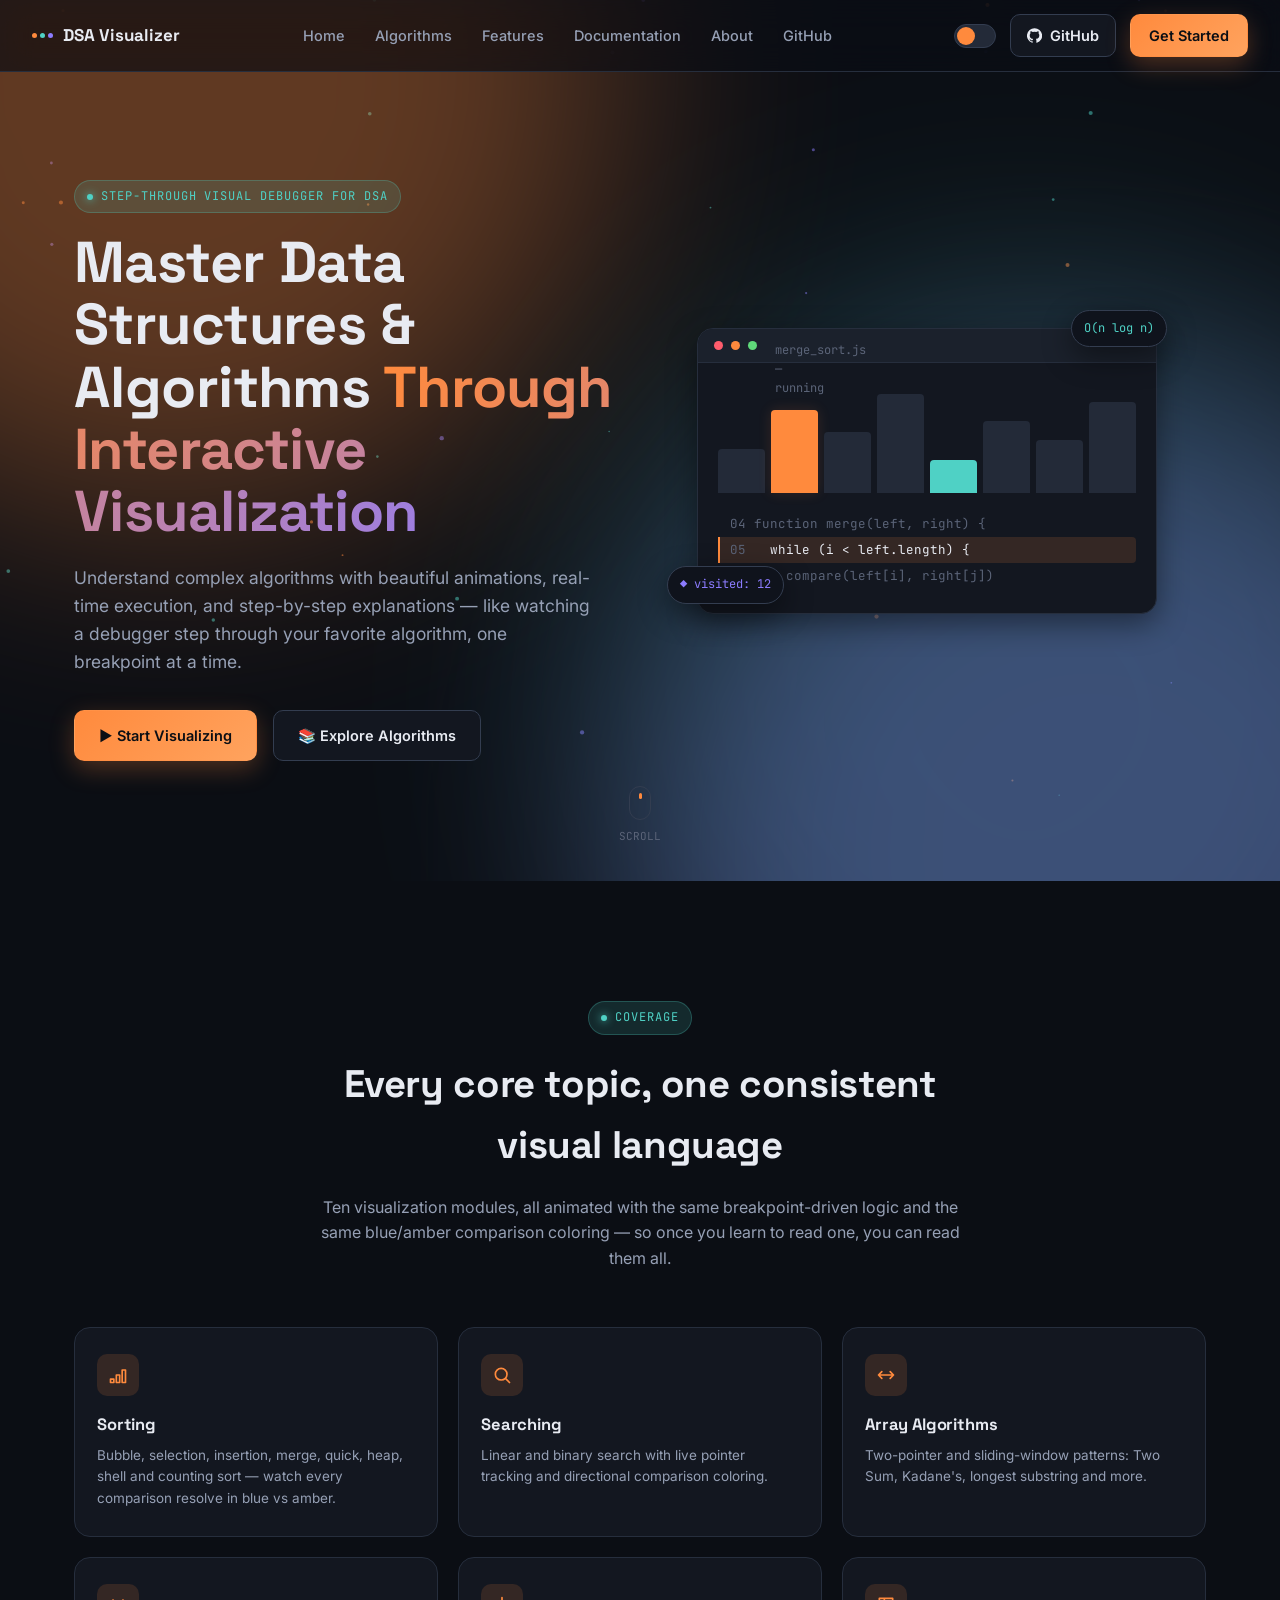
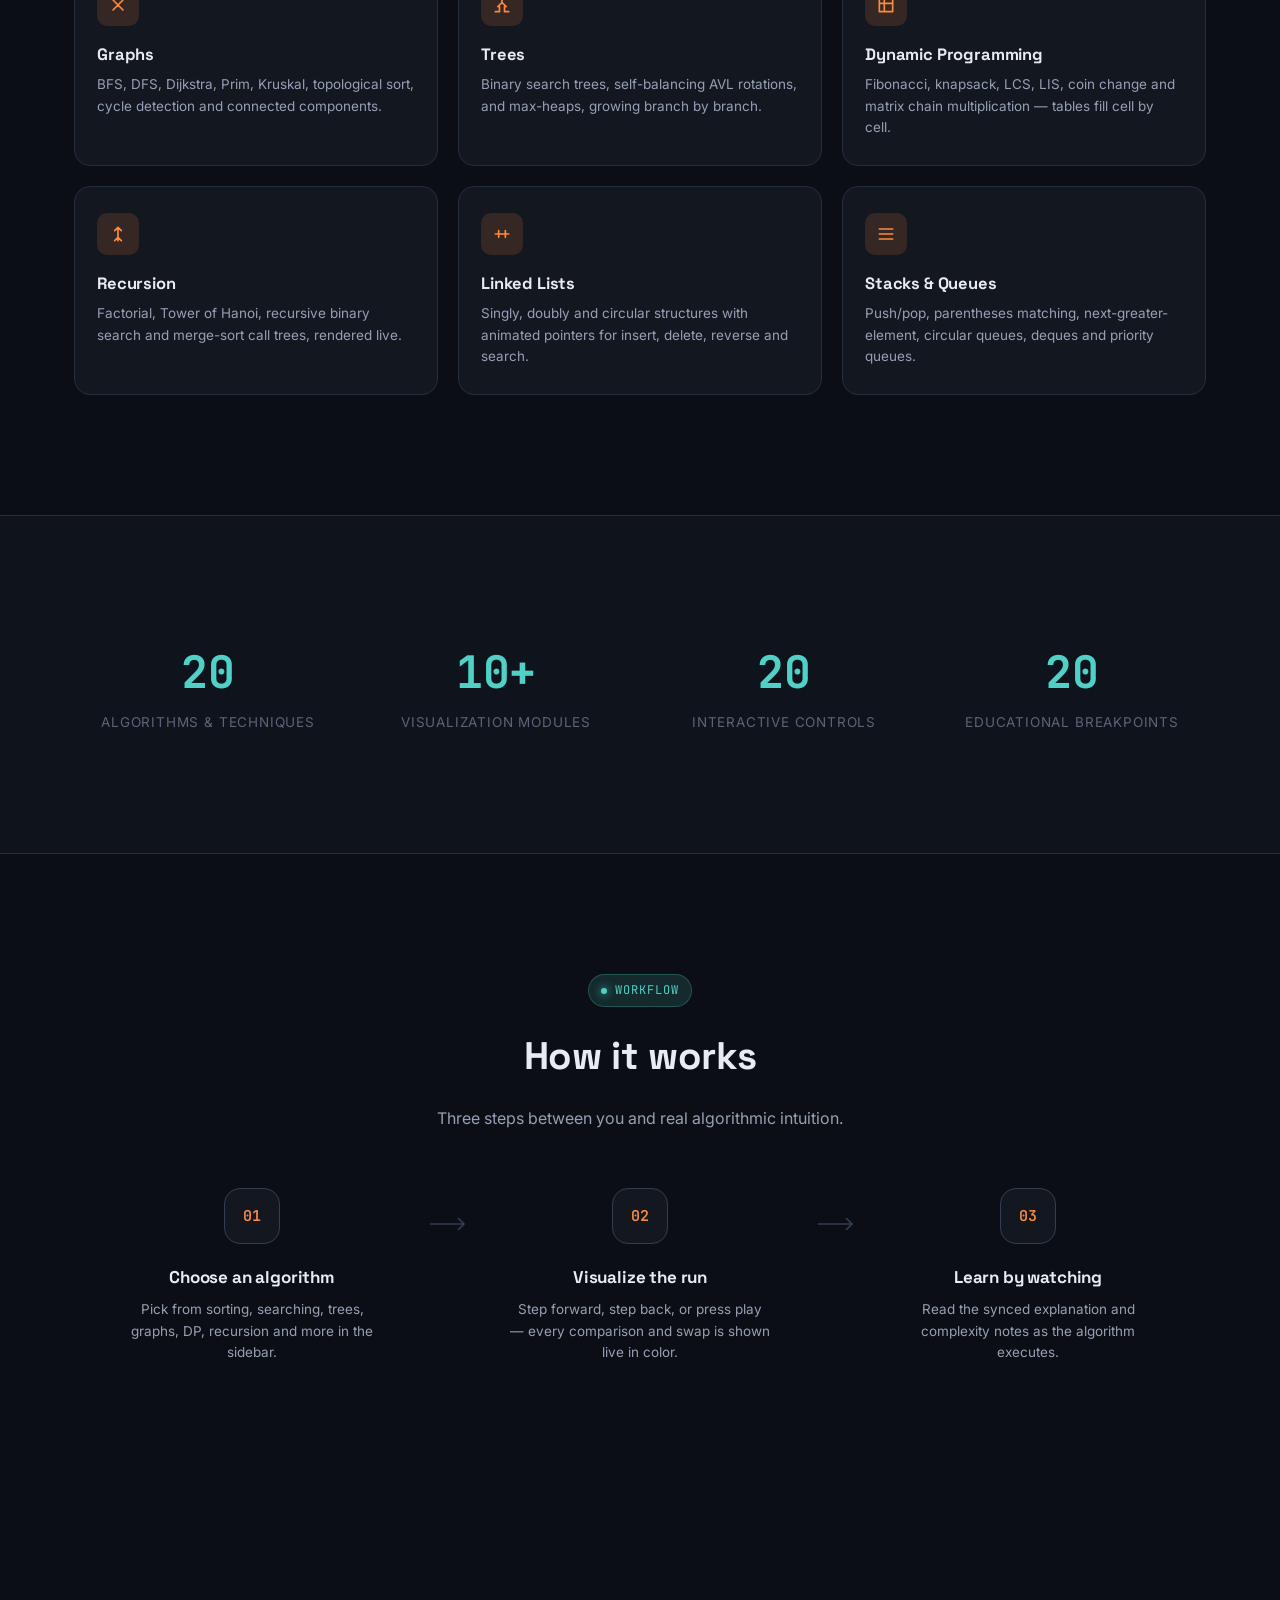
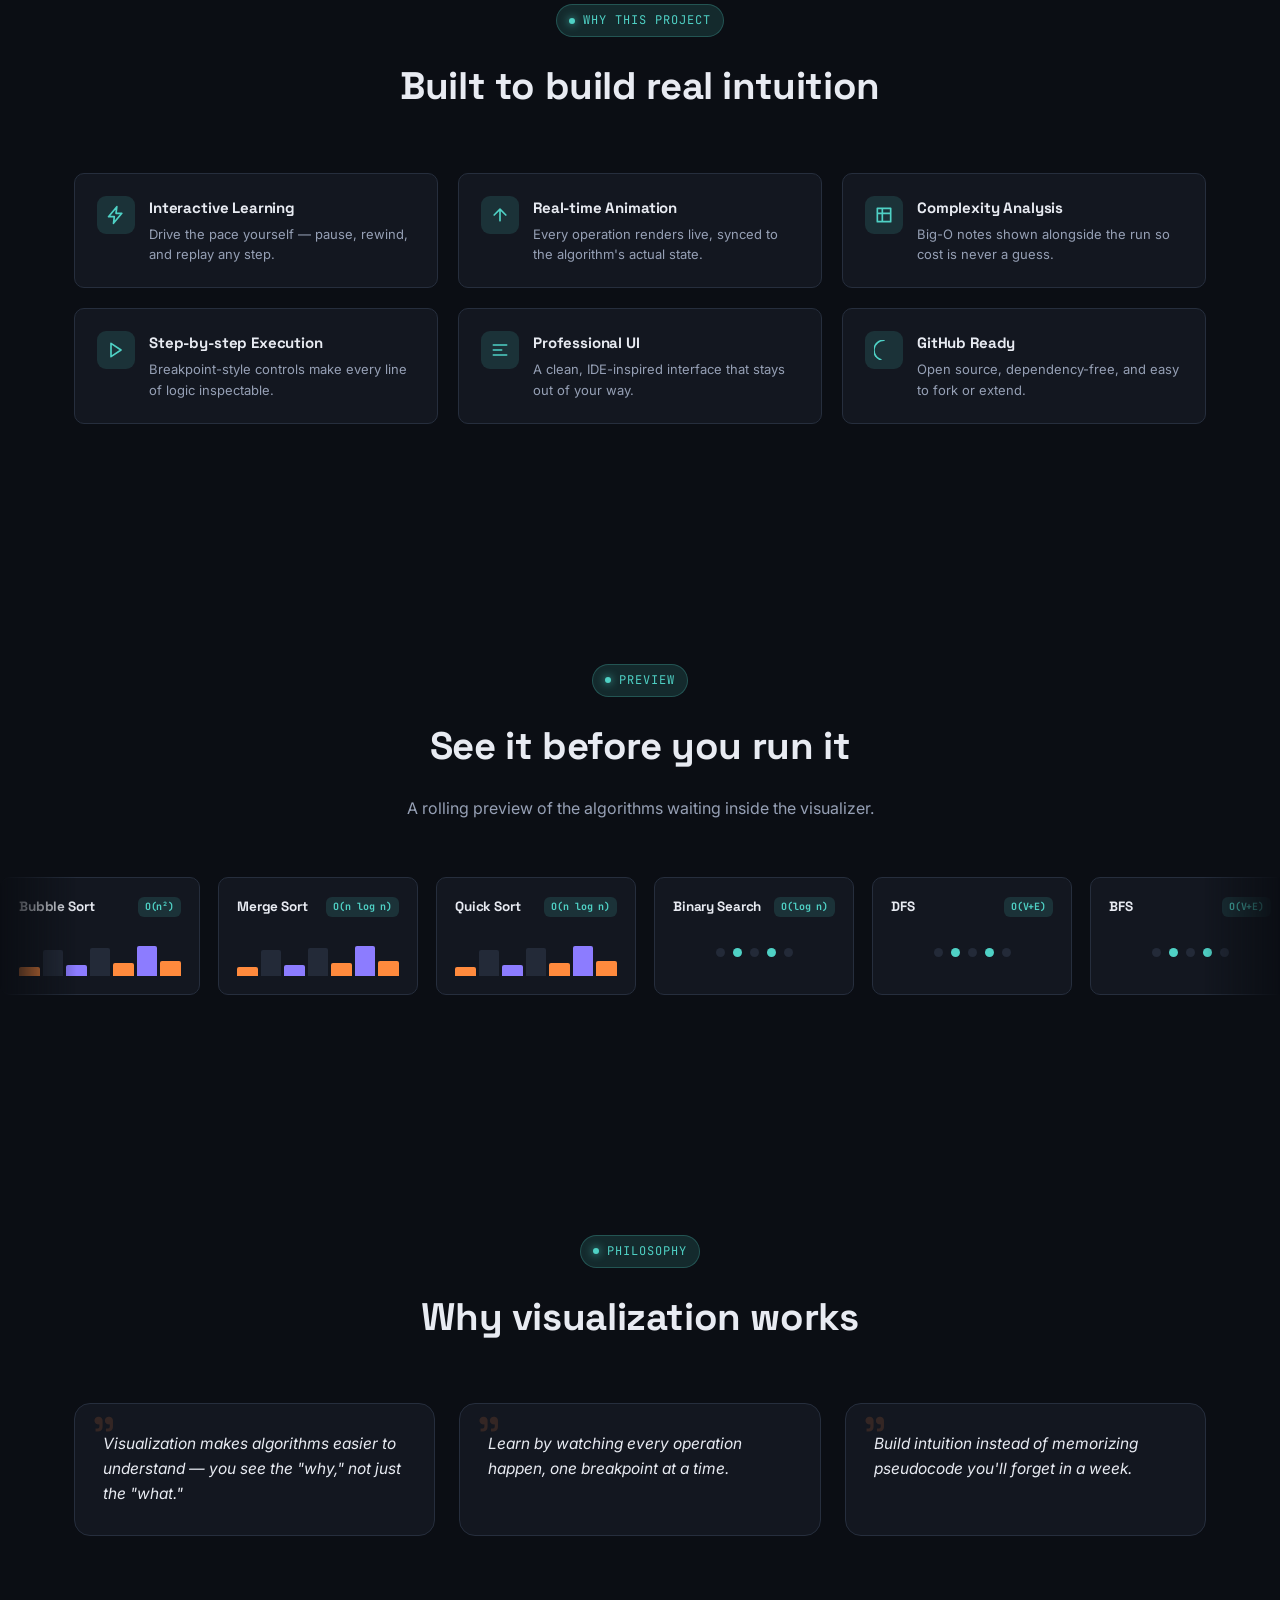
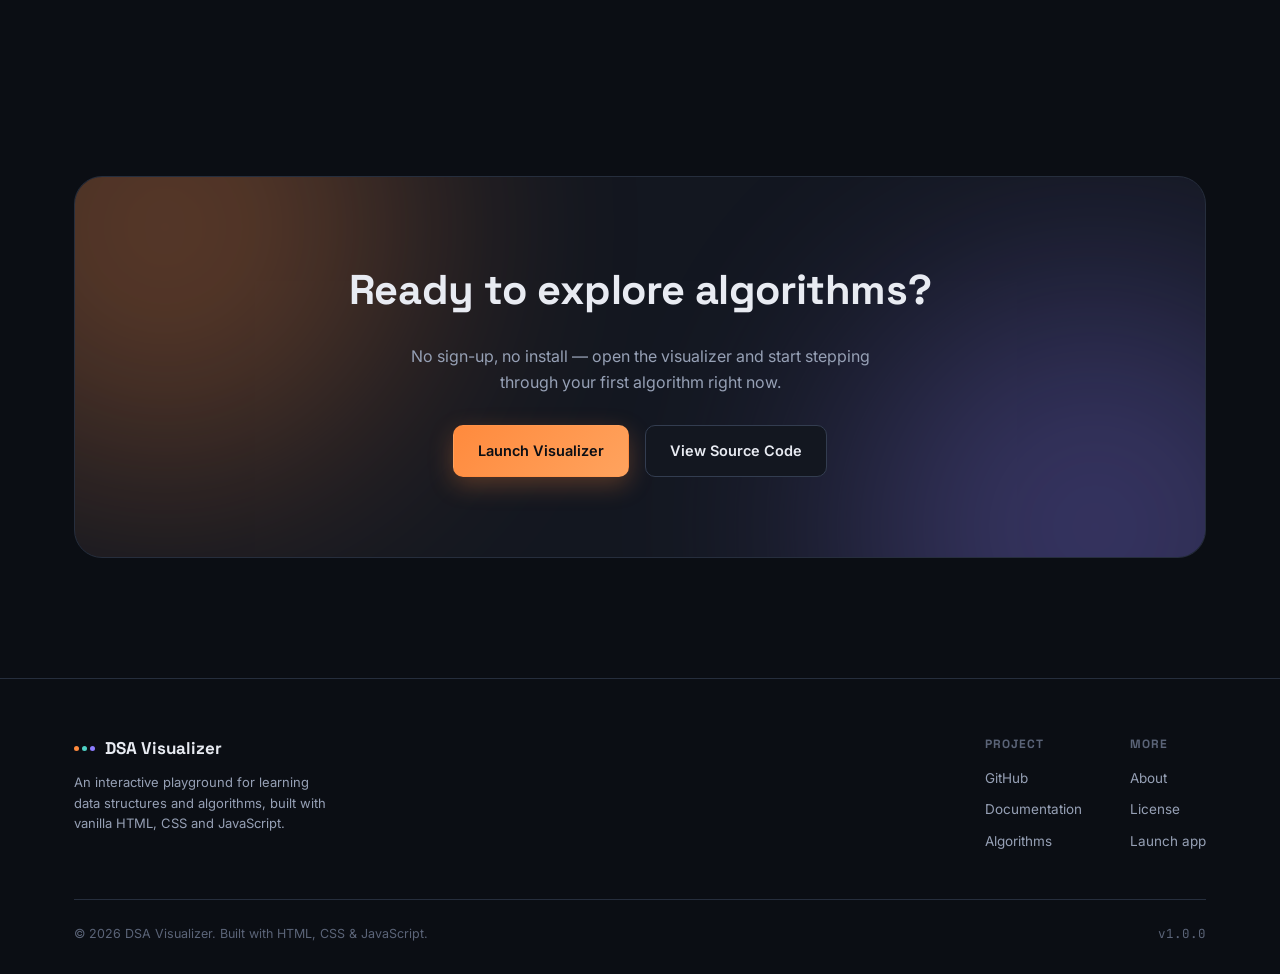
<file: index.html>
<!DOCTYPE html>
<html lang="en" data-theme="dark">
<head>
<meta charset="UTF-8">
<meta name="viewport" content="width=device-width, initial-scale=1.0">
<title>DSA Visualizer — Watch Every Algorithm Run Like a Debugger</title>
<meta name="description" content="Step through sorting, searching, arrays, trees, graphs, dynamic programming and recursion the way a debugger steps through code — one breakpoint at a time. Built with vanilla HTML, CSS and JavaScript.">

<link rel="preconnect" href="https://fonts.googleapis.com">
<link rel="preconnect" href="https://fonts.gstatic.com" crossorigin>
<link href="https://fonts.googleapis.com/css2?family=Space+Grotesk:wght@500;600;700&family=Inter:wght@400;500;600;700&family=JetBrains+Mono:wght@400;500;600&display=swap" rel="stylesheet">

<style>
/* ==========================================================================
   DESIGN TOKENS — shares the app's "Debugger console" language:
   amber = active/current step, teal = visited/settled, violet = structural.
   These values are kept in lockstep with /css/style.css so the landing page
   and the app never feel like two different products.
   ========================================================================== */
:root{
  --font-display:'Space Grotesk','Sora',ui-sans-serif,system-ui,sans-serif;
  --font-body:'Inter',ui-sans-serif,system-ui,sans-serif;
  --font-mono:'JetBrains Mono','Fira Code',ui-monospace,SFMono-Regular,Menlo,monospace;

  --bg:#0B0E14; --bg-elevated:#0F131C; --surface:#131720; --surface-2:#1B212C; --surface-3:#232A38;
  --border:#262E3D; --border-strong:#333D50;
  --text:#E8EBF2; --text-dim:#96A0B5; --text-faint:#5B6478;

  --accent:#FF8A3D; --accent-strong:#FFA35E; --accent-soft:rgba(255,138,61,.14);
  --accent-2:#4FD1C5; --accent-2-soft:rgba(79,209,197,.14);
  --accent-3:#8C7CFF; --accent-3-soft:rgba(140,124,255,.14);
  --success:#5FD97A; --danger:#FF5C6C;

  --radius-sm:6px; --radius-md:10px; --radius-lg:16px;
  --shadow-2:0 10px 30px rgba(0,0,0,.45);
  color-scheme: dark;
}
[data-theme="light"]{
  --bg:#F3F4F7; --bg-elevated:#FFFFFF; --surface:#FFFFFF; --surface-2:#F0F1F5; --surface-3:#E7E9F0;
  --border:#DEE1E9; --border-strong:#C9CDDA;
  --text:#1B1F2A; --text-dim:#565E70; --text-faint:#8991A3;
  --accent:#DD6A22; --accent-strong:#C85A17; --accent-soft:rgba(221,106,34,.10);
  --accent-2:#0E9C90; --accent-2-soft:rgba(14,156,144,.10);
  --accent-3:#6C5CE7; --accent-3-soft:rgba(108,92,231,.10);
  --success:#1E9E4A; --danger:#D6394A;
  color-scheme: light;
}

*,*::before,*::after{ box-sizing:border-box; }
html{ scroll-behavior:smooth; }
body{
  margin:0; background:var(--bg); color:var(--text);
  font-family:var(--font-body); line-height:1.6; -webkit-font-smoothing:antialiased;
  overflow-x:hidden;
}
h1,h2,h3,h4{ font-family:var(--font-display); color:var(--text); margin:0 0 .5em; letter-spacing:-.01em; }
p{ color:var(--text-dim); margin:0 0 1em; }
a{ color:inherit; text-decoration:none; }
.mono{ font-family:var(--font-mono); }
img,svg{ display:block; max-width:100%; }
.container{ max-width:1180px; margin:0 auto; padding:0 24px; }
section{ position:relative; padding:120px 0; }
@media (max-width:768px){ section{ padding:72px 0; } }

::selection{ background:var(--accent-soft); color:var(--text); }
:focus-visible{ outline:2px solid var(--accent); outline-offset:2px; }
@media (prefers-reduced-motion: reduce){
  *{ animation-duration:.001ms !important; animation-iteration-count:1 !important; transition-duration:.001ms !important; scroll-behavior:auto !important; }
}

.eyebrow{
  display:inline-flex; align-items:center; gap:8px; font-family:var(--font-mono); font-size:12px;
  letter-spacing:.08em; text-transform:uppercase; color:var(--accent-2); background:var(--accent-2-soft);
  border:1px solid rgba(79,209,197,.25); padding:6px 12px; border-radius:999px; margin-bottom:18px;
}
.eyebrow::before{ content:''; width:6px; height:6px; border-radius:50%; background:var(--accent-2); box-shadow:0 0 8px var(--accent-2); }

.btn{
  display:inline-flex; align-items:center; justify-content:center; gap:8px;
  padding:13px 24px; border-radius:var(--radius-md); font-family:var(--font-body); font-weight:600; font-size:14.5px;
  border:1px solid var(--border-strong); cursor:pointer; position:relative; overflow:hidden;
  transition:transform .25s cubic-bezier(.2,.8,.2,1), border-color .25s, box-shadow .25s, background .25s;
  white-space:nowrap;
}
.btn:active{ transform:scale(.97); }
.btn-primary{ background:linear-gradient(135deg,var(--accent),var(--accent-strong)); color:#0B0E14; border-color:transparent; box-shadow:0 8px 24px rgba(255,138,61,.28); }
.btn-primary:hover{ transform:translateY(-2px); box-shadow:0 12px 32px rgba(255,138,61,.4); }
.btn-ghost{ background:var(--surface); color:var(--text); }
.btn-ghost:hover{ border-color:var(--accent-2); color:var(--accent-2); transform:translateY(-2px); }
.btn-ripple{ position:absolute; border-radius:50%; background:rgba(255,255,255,.35); transform:scale(0); animation:ripple .6s ease-out; pointer-events:none; }
@keyframes ripple{ to{ transform:scale(3); opacity:0; } }

/* ---------------- NAV ---------------- */
.nav{
  position:fixed; top:0; left:0; right:0; z-index:200;
  display:flex; align-items:center; justify-content:space-between;
  padding:14px 32px; backdrop-filter:blur(16px) saturate(140%);
  background:rgba(11,14,20,.7); border-bottom:1px solid var(--border);
  transition:background .3s, border-color .3s;
}
[data-theme="light"] .nav{ background:rgba(255,255,255,.75); }
.brand{ display:flex; align-items:center; gap:10px; font-family:var(--font-display); font-weight:700; font-size:17px; }
.brand .rail{ display:flex; gap:3px; }
.brand .rail span{ width:5px; height:5px; border-radius:50%; background:var(--accent); animation:railPulse 1.8s ease-in-out infinite; }
.brand .rail span:nth-child(2){ background:var(--accent-2); animation-delay:.2s; }
.brand .rail span:nth-child(3){ background:var(--accent-3); animation-delay:.4s; }
@keyframes railPulse{ 0%,100%{ opacity:.35; transform:scale(.85);} 50%{ opacity:1; transform:scale(1.15);} }

.nav-links{ display:flex; align-items:center; gap:30px; font-size:14.5px; font-weight:500; color:var(--text-dim); }
.nav-links a{ position:relative; padding:4px 0; transition:color .2s; }
.nav-links a::after{ content:''; position:absolute; left:0; bottom:-3px; width:0; height:2px; background:var(--accent); transition:width .25s; }
.nav-links a:hover{ color:var(--text); }
.nav-links a:hover::after{ width:100%; }

.nav-actions{ display:flex; align-items:center; gap:14px; }
.theme-switch{ width:42px; height:24px; border-radius:999px; background:var(--surface-3); border:1px solid var(--border-strong); position:relative; cursor:pointer; }
.theme-switch .knob{ position:absolute; top:2px; left:2px; width:18px; height:18px; border-radius:50%; background:var(--accent); transition:transform .3s cubic-bezier(.2,.8,.2,1); }
[data-theme="light"] .theme-switch .knob{ transform:translateX(18px); }
.nav-toggle{ display:none; background:none; border:1px solid var(--border-strong); border-radius:8px; width:38px; height:38px; align-items:center; justify-content:center; color:var(--text); cursor:pointer; }

@media (max-width:900px){
  .nav-links{ position:fixed; top:64px; left:0; right:0; flex-direction:column; align-items:flex-start; gap:0;
    background:var(--bg-elevated); border-bottom:1px solid var(--border); padding:8px 32px 20px;
    transform:translateY(-130%); transition:transform .35s cubic-bezier(.2,.8,.2,1); }
  .nav-links.open{ transform:translateY(0); }
  .nav-links a{ padding:12px 0; width:100%; border-bottom:1px solid var(--border); }
  .nav-actions .btn-ghost.gh-only{ display:none; }
  .nav-toggle{ display:flex; }
}

/* ---------------- HERO ---------------- */
.hero{ padding:180px 0 120px; position:relative; overflow:hidden; }
.hero-bg{ position:absolute; inset:0; z-index:0; overflow:hidden; }
.hero-bg canvas{ position:absolute; inset:0; width:100%; height:100%; }
.mesh{ position:absolute; width:900px; height:900px; border-radius:50%; filter:blur(120px); opacity:.35; }
.mesh-1{ background:var(--accent); top:-380px; left:-280px; animation:drift1 22s ease-in-out infinite; }
.mesh-2{ background:var(--accent-3); bottom:-420px; right:-260px; animation:drift2 26s ease-in-out infinite; }
.mesh-3{ background:var(--accent-2); top:30%; left:45%; opacity:.18; animation:drift1 30s ease-in-out infinite reverse; }
@keyframes drift1{ 0%,100%{ transform:translate(0,0) scale(1);} 50%{ transform:translate(60px,40px) scale(1.08);} }
@keyframes drift2{ 0%,100%{ transform:translate(0,0) scale(1);} 50%{ transform:translate(-50px,-30px) scale(1.1);} }

.hero-grid{ position:relative; z-index:2; display:grid; grid-template-columns:1.05fr .95fr; gap:60px; align-items:center; }
@media (max-width:980px){ .hero-grid{ grid-template-columns:1fr; text-align:center; } .hero-illustration{ margin:0 auto; } }

.hero h1{ font-size:clamp(2.4rem,4.6vw,3.6rem); line-height:1.08; margin-bottom:22px; }
.hero h1 .grad{ background:linear-gradient(100deg,var(--accent),var(--accent-3) 60%,var(--accent-2)); -webkit-background-clip:text; background-clip:text; color:transparent; background-size:200% auto; animation:gradShift 6s linear infinite; }
@keyframes gradShift{ to{ background-position:200% center; } }
.hero p.lead{ font-size:17.5px; max-width:520px; margin-bottom:34px; }
@media (max-width:980px){ .hero p.lead{ margin-left:auto; margin-right:auto; } }
.hero-actions{ display:flex; gap:16px; flex-wrap:wrap; }
@media (max-width:980px){ .hero-actions{ justify-content:center; } }

/* hero right: debugger panel illustration */
.hero-illustration{ position:relative; width:100%; max-width:460px; }
.panel{
  background:var(--surface); border:1px solid var(--border); border-radius:var(--radius-lg);
  box-shadow:var(--shadow-2); overflow:hidden; animation:floatY 6s ease-in-out infinite;
}
@keyframes floatY{ 0%,100%{ transform:translateY(0);} 50%{ transform:translateY(-14px);} }
.panel-head{ display:flex; align-items:center; gap:8px; padding:12px 16px; border-bottom:1px solid var(--border); background:var(--surface-2); }
.panel-head span{ width:9px; height:9px; border-radius:50%; }
.panel-head span:nth-child(1){ background:var(--danger); }
.panel-head span:nth-child(2){ background:var(--accent); }
.panel-head span:nth-child(3){ background:var(--success); }
.panel-head .file{ margin-left:10px; font-family:var(--font-mono); font-size:12px; color:var(--text-faint); }

.panel-body{ padding:20px 20px 24px; }
.bars-viz{ display:flex; align-items:flex-end; gap:6px; height:110px; margin-bottom:18px; }
.bars-viz i{ flex:1; border-radius:4px 4px 0 0; background:var(--surface-3); animation:barMove 3.6s ease-in-out infinite; }
.bars-viz i:nth-child(1){ height:40%; animation-delay:0s; }
.bars-viz i:nth-child(2){ height:75%; background:var(--accent); animation-delay:.15s; box-shadow:0 0 14px var(--accent-soft); }
.bars-viz i:nth-child(3){ height:55%; animation-delay:.3s; }
.bars-viz i:nth-child(4){ height:90%; animation-delay:.45s; }
.bars-viz i:nth-child(5){ height:30%; background:var(--accent-2); animation-delay:.6s; }
.bars-viz i:nth-child(6){ height:65%; animation-delay:.75s; }
.bars-viz i:nth-child(7){ height:48%; animation-delay:.9s; }
.bars-viz i:nth-child(8){ height:82%; animation-delay:1.05s; }
@keyframes barMove{ 0%,100%{ transform:scaleY(1);} 50%{ transform:scaleY(1.25);} }

.code-line{ font-family:var(--font-mono); font-size:12.5px; color:var(--text-faint); display:flex; gap:10px; padding:3px 0; border-left:2px solid transparent; padding-left:10px; }
.code-line.active{ color:var(--text); border-left-color:var(--accent); background:var(--accent-soft); border-radius:0 4px 4px 0; }
.code-line .ln{ color:var(--text-faint); width:14px; }

.badge-float{
  position:absolute; display:flex; align-items:center; gap:6px; padding:8px 12px; border-radius:999px;
  background:var(--bg-elevated); border:1px solid var(--border-strong); font-family:var(--font-mono); font-size:12px;
  box-shadow:var(--shadow-2); animation:floatY 5s ease-in-out infinite;
}
.badge-1{ top:-18px; right:-10px; color:var(--accent-2); animation-delay:.4s; }
.badge-2{ bottom:10px; left:-30px; color:var(--accent-3); animation-delay:1s; }
@media (max-width:560px){ .badge-1{ right:6px; } .badge-2{ left:6px; } }

.scroll-cue{ position:absolute; bottom:36px; left:50%; transform:translateX(-50%); display:flex; flex-direction:column; align-items:center; gap:8px; color:var(--text-faint); font-family:var(--font-mono); font-size:11px; z-index:2; }
.scroll-cue .mouse{ width:22px; height:34px; border:1.5px solid var(--border-strong); border-radius:12px; display:flex; justify-content:center; padding-top:6px; }
.scroll-cue .mouse i{ width:3px; height:6px; background:var(--accent); border-radius:2px; animation:scrollDot 1.8s ease-in-out infinite; }
@keyframes scrollDot{ 0%{ opacity:1; transform:translateY(0);} 70%{opacity:0;} 100%{ opacity:0; transform:translateY(10px);} }

/* ---------------- REVEAL ---------------- */
.reveal{ opacity:0; transform:translateY(28px); transition:opacity .7s cubic-bezier(.2,.8,.2,1), transform .7s cubic-bezier(.2,.8,.2,1); }
.reveal.in{ opacity:1; transform:translateY(0); }

/* ---------------- SECTION HEAD ---------------- */
.section-head{ max-width:640px; margin:0 auto 56px; text-align:center; }
.section-head h2{ font-size:clamp(1.8rem,3vw,2.4rem); }
.section-head p{ font-size:16px; }

/* ---------------- FEATURES ---------------- */
.features-grid{ display:grid; grid-template-columns:repeat(3,1fr); gap:20px; }
@media (max-width:980px){ .features-grid{ grid-template-columns:repeat(2,1fr); } }
@media (max-width:560px){ .features-grid{ grid-template-columns:1fr; } }
.f-card{
  background:var(--surface); border:1px solid var(--border); border-radius:var(--radius-lg); padding:26px 22px;
  transition:transform .3s cubic-bezier(.2,.8,.2,1), border-color .3s, box-shadow .3s;
  position:relative; overflow:hidden;
}
.f-card::before{ content:''; position:absolute; inset:0; background:radial-gradient(400px circle at var(--mx,50%) var(--my,0%), var(--accent-soft), transparent 60%); opacity:0; transition:opacity .35s; }
.f-card:hover{ transform:translateY(-6px); border-color:var(--border-strong); box-shadow:var(--shadow-2); }
.f-card:hover::before{ opacity:1; }
.f-icon{ width:42px; height:42px; border-radius:10px; display:flex; align-items:center; justify-content:center; margin-bottom:16px; background:var(--accent-soft); color:var(--accent); }
.f-card h3{ font-size:16.5px; margin-bottom:6px; }
.f-card p{ font-size:13.5px; margin:0; }

/* ---------------- STATS ---------------- */
.stats{ background:var(--bg-elevated); border-top:1px solid var(--border); border-bottom:1px solid var(--border); }
.stats-grid{ display:grid; grid-template-columns:repeat(4,1fr); gap:20px; text-align:center; }
@media (max-width:700px){ .stats-grid{ grid-template-columns:repeat(2,1fr); gap:36px 20px; } }
.stat h3{ font-size:clamp(2rem,4vw,2.8rem); font-family:var(--font-mono); color:var(--accent-2); margin-bottom:4px; }
.stat p{ font-size:13.5px; text-transform:uppercase; letter-spacing:.06em; color:var(--text-faint); margin:0; }

/* ---------------- HOW IT WORKS ---------------- */
.steps{ display:grid; grid-template-columns:repeat(3,1fr); gap:32px; position:relative; }
@media (max-width:820px){ .steps{ grid-template-columns:1fr; } }
.step{ text-align:center; position:relative; }
.step-num{ width:56px; height:56px; margin:0 auto 20px; border-radius:16px; display:flex; align-items:center; justify-content:center; font-family:var(--font-mono); font-weight:600; font-size:15px; background:var(--surface); border:1px solid var(--border-strong); color:var(--accent); }
.step h3{ font-size:17px; }
.step p{ font-size:13.5px; max-width:260px; margin:0 auto; }
.step-arrow{ position:absolute; top:28px; right:-40px; color:var(--border-strong); }
@media (max-width:820px){ .step-arrow{ display:none; } }

/* ---------------- WHY ---------------- */
.why-grid{ display:grid; grid-template-columns:repeat(3,1fr); gap:20px; }
@media (max-width:900px){ .why-grid{ grid-template-columns:repeat(2,1fr); } }
@media (max-width:560px){ .why-grid{ grid-template-columns:1fr; } }
.why-card{ display:flex; gap:14px; padding:22px; border:1px solid var(--border); border-radius:var(--radius-md); background:var(--surface); transition:border-color .3s, transform .3s; }
.why-card:hover{ border-color:var(--accent-2); transform:translateY(-3px); }
.why-icon{ flex-shrink:0; width:38px; height:38px; border-radius:9px; background:var(--accent-2-soft); color:var(--accent-2); display:flex; align-items:center; justify-content:center; }
.why-card h3{ font-size:15px; margin-bottom:4px; }
.why-card p{ font-size:13px; margin:0; }

/* ---------------- ALGORITHM CAROUSEL ---------------- */
.carousel-wrap{ overflow:hidden; position:relative; mask-image:linear-gradient(90deg,transparent,#000 6%,#000 94%,transparent); }
.carousel-track{ display:flex; gap:18px; width:max-content; animation:scrollX 34s linear infinite; }
.carousel-wrap:hover .carousel-track{ animation-play-state:paused; }
@keyframes scrollX{ from{ transform:translateX(0);} to{ transform:translateX(-50%);} }
.algo-card{ width:200px; flex-shrink:0; background:var(--surface); border:1px solid var(--border); border-radius:var(--radius-md); padding:18px; }
.algo-card h4{ font-size:13.5px; margin-bottom:12px; display:flex; align-items:center; justify-content:space-between; }
.algo-card .tag{ font-family:var(--font-mono); font-size:10px; color:var(--accent-2); background:var(--accent-2-soft); padding:2px 7px; border-radius:6px; }
.mini-bars{ display:flex; align-items:flex-end; gap:3px; height:46px; }
.mini-bars i{ flex:1; background:var(--surface-3); border-radius:2px 2px 0 0; animation:barMove 2.4s ease-in-out infinite; }
.mini-bars i:nth-child(odd){ background:var(--accent); }
.mini-bars i:nth-child(3n){ background:var(--accent-3); }
.mini-dots{ display:flex; gap:8px; align-items:center; justify-content:center; height:46px; }
.mini-dots i{ width:9px; height:9px; border-radius:50%; background:var(--surface-3); animation:dotPulse 1.6s ease-in-out infinite; }
.mini-dots i:nth-child(2n){ background:var(--accent-2); animation-delay:.3s; }
@keyframes dotPulse{ 0%,100%{ transform:scale(1); opacity:.6;} 50%{ transform:scale(1.3); opacity:1;} }

/* ---------------- QUOTES ---------------- */
.quotes-grid{ display:grid; grid-template-columns:repeat(3,1fr); gap:24px; }
@media (max-width:900px){ .quotes-grid{ grid-template-columns:1fr; } }
.quote-card{ padding:28px; border-radius:var(--radius-lg); background:var(--surface); border:1px solid var(--border); position:relative; }
.quote-card::before{ content:'"'; font-family:var(--font-display); font-size:60px; color:var(--accent-soft); position:absolute; top:6px; left:16px; line-height:1; }
.quote-card p{ font-size:15.5px; color:var(--text); font-style:italic; position:relative; z-index:1; margin-bottom:0; }

/* ---------------- CTA ---------------- */
.cta{ text-align:center; }
.cta-box{ position:relative; padding:80px 40px; border-radius:28px; overflow:hidden; background:var(--surface); border:1px solid var(--border); }
.cta-box .mesh{ opacity:.3; }
.cta-box h2{ position:relative; z-index:2; font-size:clamp(1.8rem,3.6vw,2.6rem); }
.cta-box p{ position:relative; z-index:2; max-width:480px; margin:0 auto 30px; }
.cta-actions{ position:relative; z-index:2; display:flex; gap:16px; justify-content:center; flex-wrap:wrap; }

/* ---------------- FOOTER ---------------- */
footer{ border-top:1px solid var(--border); padding:56px 0 30px; }
.footer-grid{ display:flex; justify-content:space-between; flex-wrap:wrap; gap:36px; margin-bottom:36px; }
.footer-links{ display:flex; gap:48px; flex-wrap:wrap; }
.footer-col h4{ font-size:12px; text-transform:uppercase; letter-spacing:.08em; color:var(--text-faint); margin-bottom:14px; }
.footer-col a{ display:block; font-size:13.5px; color:var(--text-dim); margin-bottom:10px; transition:color .2s; }
.footer-col a:hover{ color:var(--accent-2); }
.footer-bottom{ display:flex; justify-content:space-between; align-items:center; flex-wrap:wrap; gap:12px; border-top:1px solid var(--border); padding-top:24px; font-size:12.5px; color:var(--text-faint); }
</style>
</head>
<body>

<!-- ============ NAV ============ -->
<header class="nav">
  <a href="#top" class="brand">
    <span class="rail"><span></span><span></span><span></span></span>
    DSA Visualizer
  </a>
  <nav class="nav-links" id="navLinks">
    <a href="#top">Home</a>
    <a href="#algorithms">Algorithms</a>
    <a href="#features">Features</a>
    <a href="README.md">Documentation</a>
    <a href="#why">About</a>
    <a href="#" class="gh-only">GitHub</a>
  </nav>
  <div class="nav-actions">
    <div class="theme-switch" id="themeSwitch" role="button" aria-label="Toggle theme"><div class="knob"></div></div>
    <a href="#" class="btn btn-ghost gh-only" style="padding:9px 16px;">
      <svg width="15" height="15" viewBox="0 0 24 24" fill="currentColor"><path d="M12 .3a12 12 0 0 0-3.79 23.4c.6.1.82-.26.82-.58v-2c-3.34.73-4.04-1.6-4.04-1.6-.55-1.4-1.34-1.76-1.34-1.76-1.1-.75.08-.73.08-.73 1.2.09 1.84 1.24 1.84 1.24 1.08 1.84 2.83 1.31 3.52 1 .1-.78.42-1.31.76-1.6-2.67-.3-5.47-1.33-5.47-5.93 0-1.31.47-2.38 1.24-3.22-.13-.3-.54-1.52.12-3.18 0 0 1-.32 3.3 1.23a11.5 11.5 0 0 1 6 0c2.28-1.55 3.29-1.23 3.29-1.23.66 1.66.25 2.88.12 3.18.77.84 1.23 1.91 1.23 3.22 0 4.61-2.8 5.63-5.48 5.92.43.37.81 1.1.81 2.22v3.29c0 .32.22.69.83.58A12 12 0 0 0 12 .3Z"/></svg>
      GitHub
    </a>
    <a href="landing.html" class="btn btn-primary" style="padding:9px 18px;">Get Started</a>
    <button class="nav-toggle" id="navToggle" aria-label="Toggle menu">
      <svg width="18" height="18" viewBox="0 0 24 24" fill="none" stroke="currentColor" stroke-width="2"><path d="M3 6h18M3 12h18M3 18h18"/></svg>
    </button>
  </div>
</header>

<!-- ============ HERO ============ -->
<section class="hero" id="top">
  <div class="hero-bg">
    <canvas id="particles"></canvas>
    <div class="mesh mesh-1"></div>
    <div class="mesh mesh-2"></div>
    <div class="mesh mesh-3"></div>
  </div>

  <div class="container hero-grid">
    <div>
      <span class="eyebrow">Step-through visual debugger for DSA</span>
      <h1>Master Data Structures &amp; Algorithms <span class="grad">Through Interactive Visualization</span></h1>
      <p class="lead">Understand complex algorithms with beautiful animations, real-time execution, and step-by-step explanations — like watching a debugger step through your favorite algorithm, one breakpoint at a time.</p>
      <div class="hero-actions">
        <a href="landing.html" class="btn btn-primary">▶ Start Visualizing</a>
        <a href="#algorithms" class="btn btn-ghost">📚 Explore Algorithms</a>
      </div>
    </div>

    <div class="hero-illustration">
      <div class="badge-float badge-1">O(n log n)</div>
      <div class="badge-float badge-2">◆ visited: 12</div>
      <div class="panel">
        <div class="panel-head">
          <span></span><span></span><span></span>
          <span class="file">merge_sort.js — running</span>
        </div>
        <div class="panel-body">
          <div class="bars-viz" aria-hidden="true">
            <i></i><i></i><i></i><i></i><i></i><i></i><i></i><i></i>
          </div>
          <div class="code-line"><span class="ln">04</span><span>function merge(left, right) {</span></div>
          <div class="code-line active"><span class="ln">05</span><span>&nbsp;&nbsp;while (i &lt; left.length) {</span></div>
          <div class="code-line"><span class="ln">06</span><span>&nbsp;&nbsp;&nbsp;&nbsp;compare(left[i], right[j])</span></div>
        </div>
      </div>
    </div>
  </div>

  <div class="scroll-cue"><div class="mouse"><i></i></div>SCROLL</div>
</section>

<!-- ============ FEATURES ============ -->
<section id="features">
  <div class="container">
    <div class="section-head reveal">
      <span class="eyebrow">Coverage</span>
      <h2>Every core topic, one consistent visual language</h2>
      <p>Ten visualization modules, all animated with the same breakpoint-driven logic and the same blue/amber comparison coloring — so once you learn to read one, you can read them all.</p>
    </div>
    <div class="features-grid" id="featuresGrid">
      <!-- cards injected by JS from data below -->
    </div>
  </div>
</section>

<!-- ============ STATS ============ -->
<section class="stats">
  <div class="container">
    <div class="stats-grid">
      <div class="stat reveal"><h3 data-count="40">0</h3><p>Algorithms &amp; Techniques</p></div>
      <div class="stat reveal"><h3 data-count="10">0</h3><p>Visualization Modules</p></div>
      <div class="stat reveal"><h3 data-count="25">0</h3><p>Interactive Controls</p></div>
      <div class="stat reveal"><h3 data-count="50">0</h3><p>Educational Breakpoints</p></div>
    </div>
  </div>
</section>

<!-- ============ HOW IT WORKS ============ -->
<section>
  <div class="container">
    <div class="section-head reveal">
      <span class="eyebrow">Workflow</span>
      <h2>How it works</h2>
      <p>Three steps between you and real algorithmic intuition.</p>
    </div>
    <div class="steps">
      <div class="step reveal">
        <div class="step-num">01</div>
        <h3>Choose an algorithm</h3>
        <p>Pick from sorting, searching, trees, graphs, DP, recursion and more in the sidebar.</p>
        <svg class="step-arrow" width="40" height="16" viewBox="0 0 40 16" fill="none"><path d="M0 8h34M28 2l6 6-6 6" stroke="currentColor" stroke-width="1.6"/></svg>
      </div>
      <div class="step reveal">
        <div class="step-num">02</div>
        <h3>Visualize the run</h3>
        <p>Step forward, step back, or press play — every comparison and swap is shown live in color.</p>
        <svg class="step-arrow" width="40" height="16" viewBox="0 0 40 16" fill="none"><path d="M0 8h34M28 2l6 6-6 6" stroke="currentColor" stroke-width="1.6"/></svg>
      </div>
      <div class="step reveal">
        <div class="step-num">03</div>
        <h3>Learn by watching</h3>
        <p>Read the synced explanation and complexity notes as the algorithm executes.</p>
      </div>
    </div>
  </div>
</section>

<!-- ============ WHY CHOOSE ============ -->
<section id="why">
  <div class="container">
    <div class="section-head reveal">
      <span class="eyebrow">Why this project</span>
      <h2>Built to build real intuition</h2>
    </div>
    <div class="why-grid" id="whyGrid"></div>
  </div>
</section>

<!-- ============ ALGORITHM PREVIEW ============ -->
<section id="algorithms">
  <div class="container">
    <div class="section-head reveal">
      <span class="eyebrow">Preview</span>
      <h2>See it before you run it</h2>
      <p>A rolling preview of the algorithms waiting inside the visualizer.</p>
    </div>
  </div>
  <div class="carousel-wrap reveal">
    <div class="carousel-track" id="carouselTrack"></div>
  </div>
</section>

<!-- ============ QUOTES ============ -->
<section>
  <div class="container">
    <div class="section-head reveal">
      <span class="eyebrow">Philosophy</span>
      <h2>Why visualization works</h2>
    </div>
    <div class="quotes-grid">
      <div class="quote-card reveal"><p>Visualization makes algorithms easier to understand — you see the "why," not just the "what."</p></div>
      <div class="quote-card reveal"><p>Learn by watching every operation happen, one breakpoint at a time.</p></div>
      <div class="quote-card reveal"><p>Build intuition instead of memorizing pseudocode you'll forget in a week.</p></div>
    </div>
  </div>
</section>

<!-- ============ CTA ============ -->
<section class="cta">
  <div class="container">
    <div class="cta-box reveal">
      <div class="mesh mesh-1" style="width:500px;height:500px;top:-200px;left:-160px;"></div>
      <div class="mesh mesh-2" style="width:500px;height:500px;bottom:-220px;right:-140px;"></div>
      <h2>Ready to explore algorithms?</h2>
      <p>No sign-up, no install — open the visualizer and start stepping through your first algorithm right now.</p>
      <div class="cta-actions">
        <a href="landing.html" class="btn btn-primary">Launch Visualizer</a>
        <a href="#" class="btn btn-ghost">View Source Code</a>
      </div>
    </div>
  </div>
</section>

<!-- ============ FOOTER ============ -->
<footer>
  <div class="container">
    <div class="footer-grid">
      <div>
        <a href="#top" class="brand" style="margin-bottom:10px;">
          <span class="rail"><span></span><span></span><span></span></span>
          DSA Visualizer
        </a>
        <p style="max-width:260px; font-size:13px;">An interactive playground for learning data structures and algorithms, built with vanilla HTML, CSS and JavaScript.</p>
      </div>
      <div class="footer-links">
        <div class="footer-col">
          <h4>Project</h4>
          <a href="#">GitHub</a>
          <a href="README.md">Documentation</a>
          <a href="#algorithms">Algorithms</a>
        </div>
        <div class="footer-col">
          <h4>More</h4>
          <a href="#why">About</a>
          <a href="README.md">License</a>
          <a href="landing.html">Launch app</a>
        </div>
      </div>
    </div>
    <div class="footer-bottom">
      <span>© <span id="year"></span> DSA Visualizer. Built with HTML, CSS &amp; JavaScript.</span>
      <span class="mono">v1.0.0</span>
    </div>
  </div>
</footer>

<script>
/* ---------- data ---------- */
/* Mirrors the actual modules shipped in /js — kept in this order so the
   cards read the same way the app's sidebar groups them. */
const FEATURES = [
  ["Sorting","Bubble, selection, insertion, merge, quick, heap, shell and counting sort — watch every comparison resolve in blue vs amber.","M3 17h4v4H3zM10 12h4v9h-4zM17 6h4v15h-4z"],
  ["Searching","Linear and binary search with live pointer tracking and directional comparison coloring.","M11 4a7 7 0 1 0 0 14 7 7 0 0 0 0-14zM21 21l-4.35-4.35"],
  ["Array Algorithms","Two-pointer and sliding-window patterns: Two Sum, Kadane's, longest substring and more.","M3 12h18M7 8l-4 4 4 4M17 8l4 4-4 4"],
  ["Graphs","BFS, DFS, Dijkstra, Prim, Kruskal, topological sort, cycle detection and connected components.","M6 6h.01M18 6h.01M6 18h.01M18 18h.01M12 12h.01M6 6l6 6m0 0l6 6m-6-6l6-6m-6 6l-6 6"],
  ["Trees","Binary search trees, self-balancing AVL rotations, and max-heaps, growing branch by branch.","M12 3v6M12 9l-5 5M12 9l5 5M4 20h5M9 20v-6M15 20h5M15 20v-6"],
  ["Dynamic Programming","Fibonacci, knapsack, LCS, LIS, coin change and matrix chain multiplication — tables fill cell by cell.","M4 4h16v16H4zM4 10h16M10 4v16"],
  ["Recursion","Factorial, Tower of Hanoi, recursive binary search and merge-sort call trees, rendered live.","M12 4v16M12 4l-4 4M12 4l4 4M8 20l4-4M16 20l-4-4"],
  ["Linked Lists","Singly, doubly and circular structures with animated pointers for insert, delete, reverse and search.","M4 12h4m0 0h4m0 0h4m0 0h4M8 8v8M16 8v8"],
  ["Stacks &amp; Queues","Push/pop, parentheses matching, next-greater-element, circular queues, deques and priority queues.","M4 6h16M4 12h16M4 18h16"]
];
const WHY = [
  ["Interactive Learning","Drive the pace yourself — pause, rewind, and replay any step.","M13 2 3 14h7l-1 8 10-12h-7l1-8z"],
  ["Real-time Animation","Every operation renders live, synced to the algorithm's actual state.","M12 5v14M5 12l7-7 7 7"],
  ["Complexity Analysis","Big-O notes shown alongside the run so cost is never a guess.","M4 4h16v16H4zM4 10h16M10 4v16"],
  ["Step-by-step Execution","Breakpoint-style controls make every line of logic inspectable.","M6 4l12 8-12 8V4z"],
  ["Professional UI","A clean, IDE-inspired interface that stays out of your way.","M4 6h16M4 12h10M4 18h16"],
  ["GitHub Ready","Open source, dependency-free, and easy to fork or extend.","M12 .3a12 12 0 0 0-3.79 23.4"]
];
const ALGOS = [
  ["Bubble Sort","O(n²)","bars"],["Merge Sort","O(n log n)","bars"],["Quick Sort","O(n log n)","bars"],
  ["Binary Search","O(log n)","dots"],["DFS","O(V+E)","dots"],["BFS","O(V+E)","dots"],
  ["Dijkstra","O(E log V)","dots"],["Kruskal's MST","O(E log E)","dots"],
  ["AVL Tree","O(log n)","bars"],["Heap Sort","O(n log n)","bars"],["0/1 Knapsack","O(nW)","bars"]
];

function icon(path){ return `<svg width="20" height="20" viewBox="0 0 24 24" fill="none" stroke="currentColor" stroke-width="2" stroke-linecap="round" stroke-linejoin="round"><path d="${path}"/></svg>`; }

document.getElementById('featuresGrid').innerHTML = FEATURES.map(([t,d,p])=>`
  <div class="f-card reveal">
    <div class="f-icon">${icon(p)}</div>
    <h3>${t}</h3>
    <p>${d}</p>
  </div>`).join('');

document.getElementById('whyGrid').innerHTML = WHY.map(([t,d,p])=>`
  <div class="why-card reveal">
    <div class="why-icon">${icon(p)}</div>
    <div><h3>${t}</h3><p>${d}</p></div>
  </div>`).join('');

function algoCard([name,complexity,type]){
  const viz = type==='bars'
    ? `<div class="mini-bars">${Array.from({length:7}).map((_,i)=>`<i style="height:${20+((i*37)%70)}%;animation-delay:${i*0.12}s"></i>`).join('')}</div>`
    : `<div class="mini-dots">${Array.from({length:5}).map((_,i)=>`<i style="animation-delay:${i*0.15}s"></i>`).join('')}</div>`;
  return `<div class="algo-card"><h4>${name}<span class="tag">${complexity}</span></h4>${viz}</div>`;
}
const track = document.getElementById('carouselTrack');
const doubled = [...ALGOS, ...ALGOS]; // seamless loop
track.innerHTML = doubled.map(algoCard).join('');

document.getElementById('year').textContent = new Date().getFullYear();

/* ---------- theme toggle ----------
   Shares the exact storage key/format the app (js/main.js -> Utils.storage)
   uses, so switching theme here carries straight over into index.html. */
const root = document.documentElement;
const themeSwitch = document.getElementById('themeSwitch');
const THEME_KEY = 'dsa.theme';
function setTheme(t){ root.setAttribute('data-theme', t); try{ localStorage.setItem(THEME_KEY, JSON.stringify(t)); }catch(e){} }
themeSwitch.addEventListener('click', ()=> setTheme(root.getAttribute('data-theme')==='dark' ? 'light' : 'dark'));
let savedTheme = null;
try{ savedTheme = JSON.parse(localStorage.getItem(THEME_KEY)); }catch(e){}
if(savedTheme) setTheme(savedTheme);

/* ---------- mobile nav ---------- */
const navToggle = document.getElementById('navToggle');
const navLinks = document.getElementById('navLinks');
navToggle.addEventListener('click', ()=> navLinks.classList.toggle('open'));
navLinks.querySelectorAll('a').forEach(a=> a.addEventListener('click', ()=> navLinks.classList.remove('open')));

/* ---------- button ripple ---------- */
document.querySelectorAll('.btn').forEach(btn=>{
  btn.addEventListener('click', function(e){
    const r = document.createElement('span');
    const rect = this.getBoundingClientRect();
    r.className = 'btn-ripple';
    r.style.left = (e.clientX-rect.left)+'px';
    r.style.top = (e.clientY-rect.top)+'px';
    this.appendChild(r);
    setTimeout(()=>r.remove(), 650);
  });
});

/* ---------- scroll reveal ---------- */
const io = new IntersectionObserver((entries)=>{
  entries.forEach(e=>{ if(e.isIntersecting){ e.target.classList.add('in'); io.unobserve(e.target); } });
}, { threshold:.15 });
document.querySelectorAll('.reveal').forEach((el,i)=>{ el.style.transitionDelay = (i%4*0.08)+'s'; io.observe(el); });

/* ---------- animated counters ---------- */
const counters = document.querySelectorAll('[data-count]');
const cio = new IntersectionObserver((entries)=>{
  entries.forEach(e=>{
    if(!e.isIntersecting) return;
    const el = e.target, target = +el.dataset.count;
    let cur = 0; const step = Math.max(1, Math.round(target/40));
    const tick = ()=>{ cur += step; if(cur>=target){ el.textContent = target+'+'; return; } el.textContent = cur; requestAnimationFrame(()=>setTimeout(tick,16)); };
    tick();
    cio.unobserve(el);
  });
}, { threshold:.6 });
counters.forEach(c=>cio.observe(c));

/* ---------- card tilt / glow ---------- */
document.querySelectorAll('.f-card').forEach(card=>{
  card.addEventListener('mousemove', e=>{
    const r = card.getBoundingClientRect();
    card.style.setProperty('--mx', ((e.clientX-r.left)/r.width*100)+'%');
    card.style.setProperty('--my', ((e.clientY-r.top)/r.height*100)+'%');
  });
});

/* ---------- floating particle canvas ---------- */
(function(){
  const canvas = document.getElementById('particles');
  const ctx = canvas.getContext('2d');
  let w,h,particles;
  function resize(){
    w = canvas.width = canvas.offsetWidth;
    h = canvas.height = canvas.offsetHeight;
  }
  function init(){
    resize();
    const count = w < 700 ? 22 : 45;
    particles = Array.from({length:count}).map(()=>({
      x: Math.random()*w, y: Math.random()*h,
      r: Math.random()*1.6+0.6,
      vx: (Math.random()-0.5)*0.15, vy: (Math.random()-0.5)*0.15,
      hue: [ '255,138,61','79,209,197','140,124,255' ][Math.floor(Math.random()*3)]
    }));
  }
  function draw(){
    ctx.clearRect(0,0,w,h);
    particles.forEach(p=>{
      p.x += p.vx; p.y += p.vy;
      if(p.x<0) p.x=w; if(p.x>w) p.x=0;
      if(p.y<0) p.y=h; if(p.y>h) p.y=0;
      ctx.beginPath();
      ctx.fillStyle = `rgba(${p.hue},0.5)`;
      ctx.arc(p.x,p.y,p.r,0,Math.PI*2);
      ctx.fill();
    });
    requestAnimationFrame(draw);
  }
  const mq = window.matchMedia('(prefers-reduced-motion: reduce)');
  window.addEventListener('resize', resize);
  init();
  if(!mq.matches) draw(); else { draw(); } // draw once either way for a static field
})();
</script>
</body>
</html>
</file>
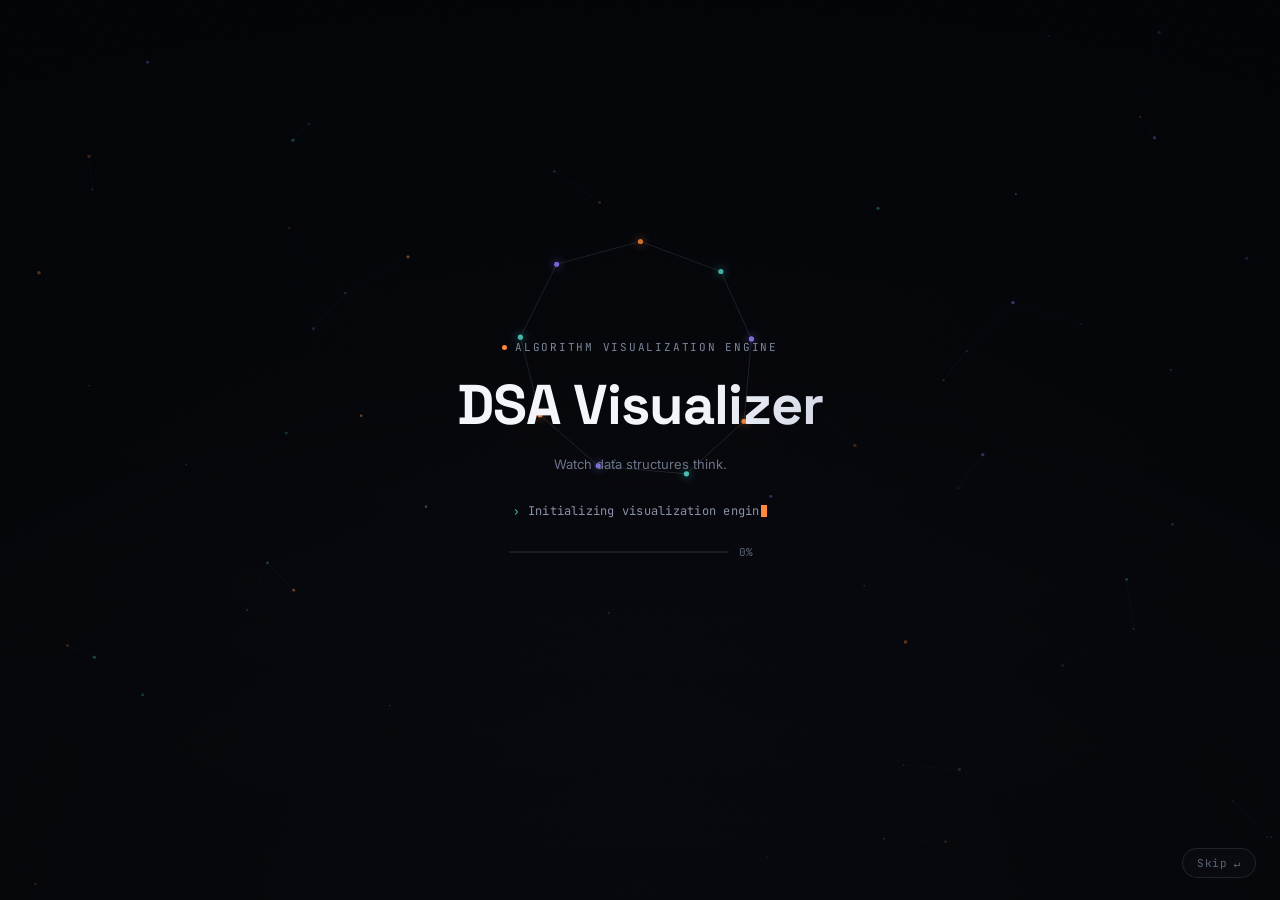
<file: landing.html>
<!DOCTYPE html>
<html lang="en" data-theme="dark">
<head>
<meta charset="UTF-8">
<meta name="viewport" content="width=device-width, initial-scale=1.0">
<title>DSA Visualizer — Interactive Algorithm & Data Structure Playground</title>
<meta name="description" content="A modern, interactive Data Structures & Algorithms visualizer covering sorting, searching, arrays, linked lists, stacks, queues, trees, graphs, dynamic programming, and recursion — built with vanilla HTML, CSS, and JavaScript.">

<link rel="preconnect" href="https://fonts.googleapis.com">
<link rel="preconnect" href="https://fonts.gstatic.com" crossorigin>
<link href="https://fonts.googleapis.com/css2?family=Space+Grotesk:wght@500;600;700&family=Inter:wght@400;500;600&family=JetBrains+Mono:wght@400;500;600&display=swap" rel="stylesheet">

<link rel="stylesheet" href="css/style.css">
<link rel="stylesheet" href="css/layout.css">
<link rel="stylesheet" href="css/components.css">
<link rel="stylesheet" href="css/animations.css">
<link rel="stylesheet" href="css/intro.css">
<link rel="stylesheet" href="css/landing.css">
</head>
<body class="booting">

<!-- Cinematic boot intro — plays once per session, always skippable -->
<div class="intro" id="splash" role="status" aria-label="Loading DSA Visualizer">
  <canvas class="intro-canvas" aria-hidden="true"></canvas>
  <div class="intro-vignette" aria-hidden="true"></div>
  <div class="intro-grain" aria-hidden="true"></div>
  <div class="intro-content">
    <span class="intro-eyebrow"><span class="dot"></span>Algorithm Visualization Engine</span>
    <div class="intro-wordmark">DSA Visualizer</div>
    <div class="intro-tagline">Watch data structures think.</div>
    <div class="intro-log" id="introLog" aria-hidden="true">
      <span class="glyph">›</span><span class="txt"></span>
    </div>
    <div class="intro-progress-row">
      <div class="intro-progress"><div class="intro-progress-bar" id="introBar"></div></div>
      <span class="intro-progress-pct" id="introPct">0%</span>
    </div>
    <p class="visually-hidden" aria-live="polite" id="introAnnounce"></p>
  </div>
  <button class="intro-skip" type="button">Skip <span aria-hidden="true">↵</span></button>
</div>

<div class="app-shell">

  <!-- Topbar -->
  <header class="topbar">
    <button class="btn btn-icon btn-ghost menu-toggle" id="menuToggle" aria-label="Toggle navigation menu">
      <svg viewBox="0 0 24 24" fill="none" stroke="currentColor" stroke-width="2" width="18" height="18"><path d="M3 6h18M3 12h18M3 18h18"/></svg>
    </button>
    <div class="brand">
      <span class="dot-rail"><span></span><span></span><span></span></span>
      DSA Visualizer
    </div>
    <div class="topbar-search">
      <svg viewBox="0 0 24 24" fill="none" stroke="currentColor" stroke-width="2"><circle cx="11" cy="11" r="7"/><path d="M21 21l-4.3-4.3"/></svg>
      <input type="text" id="topSearch" placeholder="Search algorithms & structures…  (press /)" aria-label="Search algorithms">
    </div>
    <div class="topbar-actions">
      <button class="btn btn-icon btn-ghost" id="fullscreenBtn" title="Fullscreen visualization" aria-label="Fullscreen visualization">
        <svg viewBox="0 0 24 24" fill="none" stroke="currentColor" stroke-width="2" width="16" height="16"><path d="M8 3H5a2 2 0 0 0-2 2v3M21 8V5a2 2 0 0 0-2-2h-3M3 16v3a2 2 0 0 0 2 2h3M16 21h3a2 2 0 0 0 2-2v-3"/></svg>
      </button>
      <div class="switch" id="themeSwitch" title="Toggle dark / light theme" role="button" aria-label="Toggle theme"><div class="knob"></div></div>
    </div>
  </header>

  <!-- Sidebar -->
  <nav class="sidebar" id="sidebar" aria-label="Primary navigation"></nav>
  <div class="sidebar-scrim" id="sidebarScrim"></div>

  <!-- Main content -->
  <main class="main" id="main">
    <section class="view active" id="view-home"></section>
  </main>

</div>

<div class="toast-stack" id="toastStack" aria-live="polite"></div>

<!-- Core utilities (order matters: utils/workspace before modules, modules before main) -->
<script src="js/utils.js"></script>
<script src="js/intro.js"></script>
<script src="js/workspace.js"></script>

<!-- Algorithm & data-structure modules -->
<script src="js/sorting.js"></script>
<script src="js/searching.js"></script>
<script src="js/array.js" ></script>
<script src="js/recursion.js"></script>
<script src="js/linkedlist.js"></script>
<script src="js/stack.js"></script>
<script src="js/queue.js"></script>
<script src="js/tree.js"></script>
<script src="js/graph.js"></script>
<script src="js/dp.js"></script>

<!-- App shell (sidebar, routing, theme, shortcuts) -->
<script src="js/main.js"></script>
</body>
</html>
</file>
<file: css/style.css>
/* ==========================================================================
   DSA VISUALIZER — CORE STYLES
   Design language: "Debugger console" — an IDE-like workspace where every
   algorithm runs like a program under a debugger: a breakpoint rail marks
   the executing line, step controls mirror a debugger's step in/out, and
   two signal colors (amber = active/current, teal = visited/settled)
   carry meaning consistently across every visualizer.
   ========================================================================== */

/* ---- Font faces (system-safe stacks standing in for the token faces) ---- */
:root{
  --font-display: 'Space Grotesk', 'Sora', ui-sans-serif, system-ui, -apple-system, "Segoe UI", sans-serif;
  --font-body: 'Inter', ui-sans-serif, system-ui, -apple-system, "Segoe UI", sans-serif;
  --font-mono: 'JetBrains Mono', 'IBM Plex Mono', 'Fira Code', ui-monospace, SFMono-Regular, Menlo, Consolas, monospace;
}

/* ---- Dark theme (default) ---- */
:root,
[data-theme="dark"]{
  --bg: #0B0E14;
  --bg-elevated: #0F131C;
  --surface: #131720;
  --surface-2: #1B212C;
  --surface-3: #232A38;
  --border: #262E3D;
  --border-strong: #333D50;

  --text: #E8EBF2;
  --text-dim: #96A0B5;
  --text-faint: #5B6478;

  --accent: #FF8A3D;        /* amber — "current instruction" */
  --accent-strong: #FFA35E;
  --accent-soft: rgba(255,138,61,0.14);

  --accent-2: #4FD1C5;      /* teal — "visited / settled" */
  --accent-2-soft: rgba(79,209,197,0.14);

  --accent-3: #8C7CFF;      /* violet — "structural / secondary" */
  --accent-3-soft: rgba(140,124,255,0.14);

  --compare-lo: #4EA8FF;    /* blue — "smaller value in an active comparison" */
  --compare-lo-soft: rgba(78,168,255,0.16);
  --compare-hi: #FF8A3D;    /* amber — "larger value in an active comparison" (reuses --accent) */
  --compare-hi-soft: rgba(255,138,61,0.16);

  --success: #5FD97A;
  --success-soft: rgba(95,217,122,0.14);
  --danger: #FF5C6C;
  --danger-soft: rgba(255,92,108,0.14);

  --shadow-1: 0 1px 2px rgba(0,0,0,0.4);
  --shadow-2: 0 8px 24px rgba(0,0,0,0.45);
  --shadow-glow: 0 0 0 1px rgba(255,138,61,0.35), 0 0 24px rgba(255,138,61,0.18);

  --radius-sm: 6px;
  --radius-md: 10px;
  --radius-lg: 16px;

  color-scheme: dark;
}

/* ---- Light theme ---- */
[data-theme="light"]{
  --bg: #F3F4F7;
  --bg-elevated: #FFFFFF;
  --surface: #FFFFFF;
  --surface-2: #F0F1F5;
  --surface-3: #E7E9F0;
  --border: #DEE1E9;
  --border-strong: #C9CDDA;

  --text: #1B1F2A;
  --text-dim: #565E70;
  --text-faint: #8991A3;

  --accent: #DD6A22;
  --accent-strong: #C85A17;
  --accent-soft: rgba(221,106,34,0.10);

  --accent-2: #0E9C90;
  --accent-2-soft: rgba(14,156,144,0.10);

  --accent-3: #6C5CE7;
  --accent-3-soft: rgba(108,92,231,0.10);

  --compare-lo: #1E7FE0;
  --compare-lo-soft: rgba(30,127,224,0.10);
  --compare-hi: #DD6A22;
  --compare-hi-soft: rgba(221,106,34,0.10);

  --success: #1E9E4A;
  --success-soft: rgba(30,158,74,0.10);
  --danger: #D6394A;
  --danger-soft: rgba(214,57,74,0.10);

  --shadow-1: 0 1px 2px rgba(20,22,30,0.06);
  --shadow-2: 0 12px 28px rgba(20,22,30,0.10);
  --shadow-glow: 0 0 0 1px rgba(221,106,34,0.35), 0 0 24px rgba(221,106,34,0.14);

  color-scheme: light;
}

*, *::before, *::after{ box-sizing: border-box; }

html{ height: 100%; scroll-behavior: smooth; }

body{
  margin: 0;
  min-height: 100%;
  background: var(--bg);
  color: var(--text);
  font-family: var(--font-body);
  font-size: 15px;
  line-height: 1.5;
  -webkit-font-smoothing: antialiased;
  transition: background-color .25s ease, color .25s ease;
}

h1,h2,h3,h4{
  font-family: var(--font-display);
  font-weight: 600;
  letter-spacing: -0.01em;
  margin: 0 0 .4em 0;
}

p{ margin: 0 0 .8em 0; color: var(--text-dim); }

code, pre, .mono{ font-family: var(--font-mono); }

a{ color: var(--accent); text-decoration: none; }

button{ font-family: inherit; }

::selection{ background: var(--accent-soft); color: var(--text); }

/* Scrollbars */
*{ scrollbar-width: thin; scrollbar-color: var(--border-strong) transparent; }
*::-webkit-scrollbar{ width: 8px; height: 8px; }
*::-webkit-scrollbar-thumb{ background: var(--border-strong); border-radius: 8px; }
*::-webkit-scrollbar-track{ background: transparent; }

/* Focus visibility (accessibility) */
:focus-visible{
  outline: 2px solid var(--accent);
  outline-offset: 2px;
  border-radius: 4px;
}

/* Reduced motion */
@media (prefers-reduced-motion: reduce){
  *{ animation-duration: .001ms !important; animation-iteration-count: 1 !important; transition-duration: .001ms !important; scroll-behavior: auto !important; }
}

.visually-hidden{
  position:absolute; width:1px; height:1px; padding:0; margin:-1px;
  overflow:hidden; clip:rect(0,0,0,0); white-space:nowrap; border:0;
}

.eyebrow{
  font-family: var(--font-mono);
  font-size: 11px;
  letter-spacing: .12em;
  text-transform: uppercase;
  color: var(--text-faint);
}
</file>
<file: css/layout.css>
/* ==========================================================================
   LAYOUT — app shell: topbar, sidebar rail, workspace grid
   ========================================================================== */

.app-shell{
  display: grid;
  grid-template-columns: 268px 1fr;
  grid-template-rows: 56px 1fr;
  grid-template-areas:
    "topbar topbar"
    "sidebar main";
  height: 100vh;
  overflow: hidden;
}

/* ---------- Topbar ---------- */
.topbar{
  grid-area: topbar;
  display: flex;
  align-items: center;
  gap: 14px;
  padding: 0 16px;
  background: var(--bg-elevated);
  border-bottom: 1px solid var(--border);
  z-index: 40;
}

.topbar .brand{
  display: flex;
  align-items: center;
  gap: 10px;
  font-family: var(--font-display);
  font-weight: 700;
  font-size: 16px;
  white-space: nowrap;
}

.brand .dot-rail{ display:flex; gap:4px; }
.brand .dot-rail span{
  width:7px; height:7px; border-radius:50%;
  background: var(--border-strong);
}
.brand .dot-rail span:nth-child(1){ background: var(--accent); }
.brand .dot-rail span:nth-child(2){ background: var(--accent-2); }
.brand .dot-rail span:nth-child(3){ background: var(--accent-3); }

.topbar-search{
  flex: 1;
  max-width: 420px;
  position: relative;
}
.topbar-search input{
  width: 100%;
  background: var(--surface-2);
  border: 1px solid var(--border);
  color: var(--text);
  padding: 8px 12px 8px 32px;
  border-radius: var(--radius-md);
  font-size: 13px;
}
.topbar-search input:focus{ border-color: var(--accent); }
.topbar-search svg{
  position: absolute; left: 10px; top: 50%; transform: translateY(-50%);
  width: 14px; height: 14px; color: var(--text-faint); pointer-events:none;
}

.topbar-actions{ display:flex; align-items:center; gap:8px; margin-left:auto; }

.menu-toggle{ display:none; }

/* ---------- Sidebar ---------- */
.sidebar{
  grid-area: sidebar;
  background: var(--bg-elevated);
  border-right: 1px solid var(--border);
  overflow-y: auto;
  padding: 14px 10px 24px;
}

.sidebar-group{ margin-bottom: 4px; }
.sidebar-group-title{
  font-family: var(--font-mono);
  font-size: 10.5px;
  letter-spacing: .1em;
  text-transform: uppercase;
  color: var(--text-faint);
  padding: 14px 10px 6px;
}

.nav-item{
  display:flex; align-items:center; gap:10px;
  width: 100%;
  padding: 8px 10px;
  border-radius: var(--radius-sm);
  background: transparent;
  border: 1px solid transparent;
  color: var(--text-dim);
  font-size: 13.5px;
  text-align: left;
  cursor: pointer;
  position: relative;
}
.nav-item svg{ width:16px; height:16px; flex-shrink:0; opacity:.85; }
.nav-item:hover{ background: var(--surface-2); color: var(--text); }
.nav-item.active{
  background: var(--accent-soft);
  color: var(--text);
  border-color: rgba(255,138,61,0.25);
}
.nav-item.active::before{
  content:"";
  position:absolute; left:-10px; top:50%; transform: translateY(-50%);
  width:3px; height:60%; background: var(--accent); border-radius:2px;
}
.nav-item .kbd-hint{
  margin-left:auto; font-family: var(--font-mono); font-size:10px;
  color: var(--text-faint); border:1px solid var(--border); border-radius:4px;
  padding:1px 5px;
}

/* ---------- Main workspace ---------- */
.main{
  grid-area: main;
  overflow-y: auto;
  padding: 20px 24px 48px;
}

.view{ display:none; animation: fadeIn .25s ease; }
.view.active{ display:block; }

.view-header{
  display:flex; flex-wrap:wrap; align-items:flex-end; justify-content:space-between;
  gap: 12px; margin-bottom: 18px;
}
.view-header h1{ font-size: 22px; margin-bottom: 2px; }
.view-header .view-desc{ margin:0; font-size:13px; max-width:640px; }

.workspace-grid{
  display:grid;
  grid-template-columns: 1fr 320px;
  gap: 16px;
  align-items: start;
}

.stage-col{ display:flex; flex-direction:column; gap:16px; min-width:0; }
.side-col{ display:flex; flex-direction:column; gap:16px; }

.stage{
  background:
    radial-gradient(circle at 1px 1px, var(--border) 1px, transparent 0) 0 0/22px 22px,
    var(--surface);
  border: 1px solid var(--border);
  border-radius: var(--radius-lg);
  padding: 20px;
  min-height: 340px;
  position: relative;
  overflow: auto;
  box-shadow: inset 0 1px 0 rgba(255,255,255,0.02), var(--shadow-1);
}

.controls-dock{
  background: var(--surface);
  border: 1px solid var(--border);
  border-radius: var(--radius-lg);
  padding: 14px 16px;
  display:flex; flex-direction:column; gap:12px;
}

.panel{
  background: var(--surface);
  border: 1px solid var(--border);
  border-radius: var(--radius-lg);
  padding: 14px 16px;
}
.panel h3{
  font-size: 12px;
  text-transform: uppercase;
  letter-spacing: .08em;
  color: var(--text-faint);
  margin-bottom: 10px;
}

/* ---------- Responsive ---------- */
@media (max-width: 1180px){
  .workspace-grid{ grid-template-columns: 1fr; }
  .side-col{ display:grid; grid-template-columns: 1fr 1fr; }
}

@media (max-width: 900px){
  .app-shell{ grid-template-columns: 1fr; grid-template-areas: "topbar" "main"; }
  .sidebar{
    position: fixed; top:56px; left:0; bottom:0; width:268px;
    transform: translateX(-100%);
    transition: transform .25s ease;
    z-index: 60;
    box-shadow: var(--shadow-2);
  }
  .sidebar.open{ transform: translateX(0); }
  .menu-toggle{ display:inline-flex; }
  .topbar-search{ display:none; }
  .side-col{ grid-template-columns: 1fr; }
}

@media (max-width: 560px){
  .main{ padding: 14px 12px 40px; }
  .view-header h1{ font-size: 19px; }
}

.sidebar-scrim{
  display:none;
  position: fixed; inset: 56px 0 0 0; background: rgba(0,0,0,.5); z-index: 50;
}
.sidebar-scrim.open{ display:block; }
</file>
<file: css/components.css>
/* ==========================================================================
   COMPONENTS
   ========================================================================== */

/* ---------- Buttons ---------- */
.btn{
  display:inline-flex; align-items:center; justify-content:center; gap:6px;
  border-radius: var(--radius-sm);
  border: 1px solid var(--border);
  background: var(--surface-2);
  color: var(--text);
  font-size: 13px;
  font-weight: 500;
  padding: 8px 14px;
  cursor: pointer;
  transition: background-color .15s ease, border-color .15s ease, transform .1s ease, opacity .15s ease;
  white-space: nowrap;
}
.btn svg{ width:14px; height:14px; }
.btn:hover{ background: var(--surface-3); border-color: var(--border-strong); }
.btn:active{ transform: scale(.97); }
.btn:disabled{ opacity:.4; cursor:not-allowed; }

.btn-primary{
  background: linear-gradient(135deg, var(--accent), var(--accent-strong));
  border-color: transparent;
  color: #14100A;
  font-weight: 600;
}
.btn-primary:hover{ filter: brightness(1.06); background: linear-gradient(135deg, var(--accent), var(--accent-strong)); }

.btn-ghost{ background: transparent; border-color: transparent; }
.btn-ghost:hover{ background: var(--surface-2); }

.btn-icon{ padding: 8px; width:34px; height:34px; }

.btn-sm{ padding: 5px 10px; font-size: 12px; }

.btn-group{ display:flex; gap:8px; flex-wrap:wrap; }

/* ---------- Form elements ---------- */
.field{ display:flex; flex-direction:column; gap:6px; }
.field label{
  font-size: 11.5px; text-transform:uppercase; letter-spacing:.06em;
  color: var(--text-faint); font-family: var(--font-mono);
  display:flex; justify-content:space-between;
}
.field label .value{ color: var(--accent); }

input[type="range"]{
  -webkit-appearance:none; width:100%; height:4px; border-radius:2px;
  background: var(--surface-3); outline:none;
}
input[type="range"]::-webkit-slider-thumb{
  -webkit-appearance:none; width:15px; height:15px; border-radius:50%;
  background: var(--accent); border:2px solid var(--bg-elevated);
  box-shadow: 0 0 0 1px var(--accent); cursor:pointer; margin-top:-1px;
}
input[type="range"]::-moz-range-thumb{
  width:13px; height:13px; border-radius:50%; background: var(--accent);
  border:2px solid var(--bg-elevated); cursor:pointer;
}

input[type="text"], input[type="number"], select, textarea{
  background: var(--surface-2);
  border: 1px solid var(--border);
  color: var(--text);
  padding: 8px 10px;
  border-radius: var(--radius-sm);
  font-size: 13px;
  font-family: var(--font-mono);
  width: 100%;
}
input:focus, select:focus, textarea:focus{ border-color: var(--accent); }

.select-wrap select{ appearance:none; padding-right:28px; cursor:pointer; }

.checkbox-row{ display:flex; align-items:center; gap:8px; font-size:13px; color: var(--text-dim); }

/* ---------- Toggle switch (theme) ---------- */
.switch{
  width:42px; height:24px; border-radius:20px; background: var(--surface-3);
  border:1px solid var(--border); position:relative; cursor:pointer; flex-shrink:0;
}
.switch .knob{
  position:absolute; top:2px; left:2px; width:18px; height:18px; border-radius:50%;
  background: var(--text-dim); transition: transform .2s ease, background .2s ease;
}
[data-theme="light"] .switch .knob{ transform: translateX(18px); background: var(--accent); }
[data-theme="dark"] .switch .knob{ background: var(--accent); }

/* ---------- Badges & legend ---------- */
.badge{
  display:inline-flex; align-items:center; gap:5px;
  font-family: var(--font-mono); font-size: 11px;
  padding: 3px 8px; border-radius: 20px;
  border: 1px solid var(--border); color: var(--text-dim);
}
.badge .swatch{ width:8px; height:8px; border-radius:50%; }

.legend{ display:flex; flex-wrap:wrap; gap:8px; }

/* ---------- Stat / counter chips ---------- */
.stat-row{ display:grid; grid-template-columns: repeat(auto-fit,minmax(96px,1fr)); gap:10px; }
.stat-chip{
  background: var(--surface-2); border:1px solid var(--border); border-radius: var(--radius-md);
  padding: 10px 12px;
}
.stat-chip .label{ font-family:var(--font-mono); font-size:10.5px; color:var(--text-faint); text-transform:uppercase; letter-spacing:.06em; }
.stat-chip .value{ font-family: var(--font-mono); font-size: 19px; font-weight:600; color: var(--text); margin-top:2px; }
.stat-chip.accent .value{ color: var(--accent); }
.stat-chip.teal .value{ color: var(--accent-2); }

/* ---------- Explanation strip ---------- */
.step-explain{
  background: var(--surface-2);
  border: 1px solid var(--border);
  border-left: 3px solid var(--accent);
  border-radius: var(--radius-sm);
  padding: 10px 12px;
  font-size: 13px;
  color: var(--text);
  min-height: 20px;
}

/* ---------- Pseudocode / breakpoint rail (signature element) ---------- */
.code-panel{
  background: var(--bg-elevated);
  border: 1px solid var(--border);
  border-radius: var(--radius-md);
  overflow: hidden;
}
.code-panel-head{
  display:flex; align-items:center; gap:8px;
  padding: 8px 12px; border-bottom: 1px solid var(--border);
  font-family: var(--font-mono); font-size:11px; color:var(--text-faint);
}
.code-panel-head .traffic{ display:flex; gap:5px; }
.code-panel-head .traffic span{ width:8px; height:8px; border-radius:50%; background: var(--surface-3); }

.code-lines{ font-family: var(--font-mono); font-size: 12.5px; line-height: 1.9; padding: 6px 0; }
.code-line{
  display:flex; align-items:baseline;
  padding: 1px 14px 1px 0;
  color: var(--text-faint);
  position: relative;
  white-space: pre;
}
.code-line .ln{
  width: 30px; flex-shrink:0; text-align:right; margin-right:12px;
  color: var(--text-faint); opacity:.5; user-select:none;
}
.code-line .bp{
  position:absolute; left:6px; width:6px; height:6px; border-radius:50%;
  background: transparent; transition: background .15s ease, box-shadow .15s ease;
}
.code-line.active{
  background: var(--accent-soft);
  color: var(--text);
}
.code-line.active .bp{
  background: var(--accent);
  box-shadow: 0 0 8px 1px var(--accent);
}
.code-line.active .ln{ color: var(--accent); opacity:1; }

/* ---------- Complexity table ---------- */
.complexity-table{ width:100%; border-collapse: collapse; font-size:12.5px; }
.complexity-table th, .complexity-table td{
  text-align:left; padding: 7px 8px; border-bottom: 1px solid var(--border);
}
.complexity-table th{ color: var(--text-faint); font-weight:500; font-family: var(--font-mono); font-size:11px; text-transform:uppercase; letter-spacing:.04em; }
.complexity-table td.mono{ font-family: var(--font-mono); color: var(--accent-2); }

.info-list{ margin:0; padding-left: 18px; font-size: 13px; color: var(--text-dim); }
.info-list li{ margin-bottom: 4px; }

.tab-row{ display:flex; gap:4px; border-bottom:1px solid var(--border); margin-bottom:12px; flex-wrap:wrap; }
.tab-btn{
  background:none; border:none; color: var(--text-faint); padding:7px 12px;
  font-size:12.5px; cursor:pointer; border-bottom: 2px solid transparent; margin-bottom:-1px;
}
.tab-btn:hover{ color: var(--text); }
.tab-btn.active{ color: var(--accent); border-color: var(--accent); }
.tab-panel{ display:none; }
.tab-panel.active{ display:block; animation: fadeIn .2s ease; }

/* ---------- Cards (for algo picker / landing) ---------- */
.card-grid{ display:grid; grid-template-columns: repeat(auto-fill,minmax(220px,1fr)); gap:14px; }
.algo-card{
  background: var(--surface);
  border: 1px solid var(--border);
  border-radius: var(--radius-lg);
  padding: 16px;
  cursor: pointer;
  transition: border-color .15s ease, transform .15s ease, box-shadow .15s ease;
  position: relative;
}
.algo-card:hover{ border-color: var(--accent); transform: translateY(-2px); box-shadow: var(--shadow-2); }
.algo-card .algo-icon{
  width:34px; height:34px; border-radius:9px; display:flex; align-items:center; justify-content:center;
  background: var(--accent-soft); color: var(--accent); margin-bottom:10px;
}
.algo-card h4{ font-size:14px; margin-bottom:4px; }
.algo-card p{ font-size:12px; margin:0; }
.algo-card .fav-btn{
  position:absolute; top:12px; right:12px; background:none; border:none; color: var(--text-faint); cursor:pointer;
}
.algo-card .fav-btn.active{ color: var(--accent); }

/* ---------- Toast ---------- */
.toast-stack{
  position: fixed; bottom: 20px; right: 20px; z-index: 200;
  display:flex; flex-direction:column; gap:8px; max-width: 320px;
}
.toast{
  background: var(--surface-2); border:1px solid var(--border-strong);
  border-left: 3px solid var(--accent);
  color: var(--text); padding: 10px 14px; border-radius: var(--radius-sm);
  font-size: 13px; box-shadow: var(--shadow-2);
  animation: slideIn .25s ease;
}
.toast.success{ border-left-color: var(--success); }
.toast.error{ border-left-color: var(--danger); }
.toast.fade-out{ animation: slideOut .25s ease forwards; }

/* ---------- Array / bar visualization ---------- */
.bars-wrap{
  display:flex; align-items:flex-end; gap:4px; height: 300px; padding-top: 28px;
  position: relative;
  border-bottom: 2px solid var(--border-strong);
}
.bar{
  flex:1; min-width:6px;
  background: linear-gradient(180deg, var(--surface-3), var(--surface-2));
  border-radius: 5px 5px 2px 2px;
  position: relative;
  transition: height .22s cubic-bezier(.4,0,.2,1), background .2s ease, box-shadow .2s ease, transform .15s ease;
  display:flex; align-items:flex-end; justify-content:center;
  box-shadow: inset 0 0 0 1px rgba(255,255,255,0.03);
}
.bar .bar-label{
  position:absolute; bottom:100%; font-size:10.5px; font-weight:600; font-family:var(--font-mono);
  color: var(--text-dim); margin-bottom:4px; transition: color .2s ease;
}

/* Comparison — smaller value shown in blue, larger value shown in amber, so you can
   see *which way* the comparison resolved at a glance, not just that one happened. */
.bar.compare-lo{ background: linear-gradient(180deg, var(--compare-lo), #2C7DD1); box-shadow: 0 0 16px 1px var(--compare-lo-soft), 0 0 0 1px var(--compare-lo); transform: scaleY(1.01); }
.bar.compare-lo .bar-label{ color: var(--compare-lo); }
.bar.compare-hi{ background: linear-gradient(180deg, var(--compare-hi), var(--accent-strong)); box-shadow: 0 0 16px 1px var(--compare-hi-soft), 0 0 0 1px var(--compare-hi); transform: scaleY(1.01); }
.bar.compare-hi .bar-label{ color: var(--compare-hi); }
/* Equal-value / undirected comparison fallback */
.bar.compare{ background: linear-gradient(180deg, var(--accent), var(--accent-strong)); box-shadow: 0 0 16px 1px var(--accent-soft), 0 0 0 1px var(--accent); }
.bar.compare .bar-label{ color: var(--accent); }

.bar.swap{ background: linear-gradient(180deg, var(--danger), #C22E3E); box-shadow: 0 0 18px 2px var(--danger-soft); animation: shake .35s ease; }
.bar.swap .bar-label{ color: var(--danger); }

.bar.sorted{ background: linear-gradient(180deg, var(--accent-2), #2FA89C); box-shadow: 0 0 10px 0 var(--accent-2-soft); }
.bar.sorted .bar-label{ color: var(--accent-2); }

.bar.pivot{ background: linear-gradient(180deg, var(--accent-3), #6E5FE0); box-shadow: 0 0 16px 1px var(--accent-3-soft), 0 0 0 1px var(--accent-3); }
.bar.pivot .bar-label{ color: var(--accent-3); }

.bar.current{ background: linear-gradient(180deg, var(--accent), var(--accent-strong)); box-shadow: 0 0 16px 1px var(--accent-soft); }

.array-row{ display:flex; gap:8px; flex-wrap:wrap; padding-bottom: 6px; }
.array-cell{
  width:46px; height:46px; border-radius: var(--radius-md);
  background: linear-gradient(160deg, var(--surface-2), var(--surface));
  border:1px solid var(--border);
  display:flex; align-items:center; justify-content:center;
  font-family: var(--font-mono); font-size:13.5px; font-weight:500; position:relative; flex-shrink:0;
  transition: background .2s ease, border-color .2s ease, box-shadow .2s ease, transform .15s cubic-bezier(.4,0,.2,1);
}
.array-cell:hover{ transform: translateY(-2px); }
.array-cell .idx{ position:absolute; bottom:-19px; font-size:10px; color: var(--text-faint); font-family: var(--font-mono); }

.array-cell.active{ border-color: var(--accent); background: linear-gradient(160deg, var(--accent-soft), var(--surface)); box-shadow: var(--shadow-glow); transform: translateY(-3px) scale(1.04); z-index:2; }
.array-cell.compare-lo{ border-color: var(--compare-lo); background: linear-gradient(160deg, var(--compare-lo-soft), var(--surface)); box-shadow: 0 0 14px 0 var(--compare-lo-soft), 0 0 0 1px var(--compare-lo); color: var(--compare-lo); transform: translateY(-3px) scale(1.04); z-index:2; }
.array-cell.compare-hi{ border-color: var(--compare-hi); background: linear-gradient(160deg, var(--compare-hi-soft), var(--surface)); box-shadow: 0 0 14px 0 var(--compare-hi-soft), 0 0 0 1px var(--compare-hi); color: var(--compare-hi); transform: translateY(-3px) scale(1.04); z-index:2; }
.array-cell.visited{ border-color: var(--accent-2); background: linear-gradient(160deg, var(--accent-2-soft), var(--surface)); }
.array-cell.found{ border-color: var(--success); background: linear-gradient(160deg, var(--success-soft), var(--surface)); box-shadow: 0 0 16px 1px var(--success-soft); animation: popIn .3s ease; }
.array-cell.swap{ border-color: var(--danger); background: linear-gradient(160deg, var(--danger-soft), var(--surface)); animation: shake .35s ease; }
.array-cell.excluded{ opacity: .28; filter: grayscale(.6); }
.array-cell.pointer-l::before, .array-cell.pointer-r::before{
  content: attr(data-ptr); position:absolute; top:-22px; font-size:10px; font-weight:700; font-family:var(--font-mono);
  padding: 1px 5px; border-radius: 4px;
}
.array-cell.pointer-l::before{ color: var(--compare-lo); background: var(--compare-lo-soft); }
.array-cell.pointer-r::before{ color: var(--accent-3); background: var(--accent-3-soft); }

/* ---------- Node / linked-list & tree visuals ---------- */
.node-box{
  min-width:48px; height:46px; padding:0 12px; border-radius: var(--radius-md);
  background: linear-gradient(160deg, var(--surface-2), var(--surface));
  border:1px solid var(--border);
  display:flex; align-items:center; justify-content:center; gap:6px;
  font-family: var(--font-mono); font-size:13.5px; position:relative;
  transition: background .2s ease, border-color .2s ease, box-shadow .2s ease, transform .15s ease;
}
.node-box.active{ border-color: var(--accent); background: linear-gradient(160deg, var(--accent-soft), var(--surface)); box-shadow: var(--shadow-glow); transform: scale(1.05); z-index:2; }
.node-box.compare-lo{ border-color: var(--compare-lo); background: linear-gradient(160deg, var(--compare-lo-soft), var(--surface)); box-shadow: 0 0 14px 0 var(--compare-lo-soft), 0 0 0 1px var(--compare-lo); color: var(--compare-lo); transform: scale(1.05); z-index:2; }
.node-box.compare-hi{ border-color: var(--compare-hi); background: linear-gradient(160deg, var(--compare-hi-soft), var(--surface)); box-shadow: 0 0 14px 0 var(--compare-hi-soft), 0 0 0 1px var(--compare-hi); color: var(--compare-hi); transform: scale(1.05); z-index:2; }
.node-box.match{ border-color: var(--success); background: linear-gradient(160deg, var(--success-soft), var(--surface)); box-shadow: 0 0 14px 0 var(--success-soft); }
.node-box.mismatch{ border-color: var(--danger); background: linear-gradient(160deg, var(--danger-soft), var(--surface)); }
.node-box.visited{ border-color: var(--accent-2); background: linear-gradient(160deg, var(--accent-2-soft), var(--surface)); }
.node-box .ptr-arrow{ color: var(--text-faint); }

/* ---------- DP grid ---------- */
.dp-table{ border-collapse: collapse; font-family: var(--font-mono); font-size:12px; }
.dp-table td, .dp-table th{
  border:1px solid var(--border); width:36px; height:32px; text-align:center; color: var(--text-dim);
}
.dp-table th{ background: var(--surface-2); color: var(--text-faint); }
.dp-table td.active{ background: var(--accent-soft); color: var(--text); font-weight:600; box-shadow: inset 0 0 0 1px var(--accent); }
.dp-table td.filled{ background: var(--surface-2); color: var(--text); }
.dp-table td.match{ background: var(--success-soft); color: var(--text); box-shadow: inset 0 0 0 1px var(--success); }
.dp-table td.mismatch{ background: var(--danger-soft); color: var(--text); box-shadow: inset 0 0 0 1px var(--danger); }
.dp-table td.include{ background: var(--compare-lo-soft); color: var(--text); box-shadow: inset 0 0 0 1px var(--compare-lo); }
.dp-table td.exclude{ background: var(--compare-hi-soft); color: var(--text); box-shadow: inset 0 0 0 1px var(--compare-hi); }

/* ---------- Empty state ---------- */
.empty-state{
  display:flex; flex-direction:column; align-items:center; justify-content:center;
  text-align:center; padding: 40px 20px; color: var(--text-faint); gap:8px; height:100%;
}

/* Loading / boot splash now lives in css/intro.css (.intro / .intro-*) */

.kbd{
  font-family: var(--font-mono); font-size: 11px; border:1px solid var(--border-strong);
  background: var(--surface-2); border-radius:4px; padding:1px 6px; color: var(--text-dim);
}

.shortcut-grid{ display:grid; grid-template-columns: 1fr auto; gap:8px 14px; font-size:13px; }

.divider{ height:1px; background: var(--border); margin: 8px 0; border:none; }

/* ---------- Recursion / call tree (pure-CSS org-chart pattern) ---------- */
.rtree{ overflow-x:auto; padding: 10px 4px 24px; }
.rtree ul{ padding-top: 24px; position: relative; display:flex; justify-content:center; margin:0; }
.rtree li{ display:flex; flex-direction:column; align-items:center; list-style:none; position:relative; padding: 24px 10px 0; }
.rtree li::before, .rtree li::after{
  content:''; position:absolute; top:0; right:50%; border-top: 1px solid var(--border-strong); width:50%; height:24px;
}
.rtree li::after{ right:auto; left:50%; border-left:1px solid var(--border-strong); }
.rtree li:only-child::after, .rtree li:only-child::before{ display:none; }
.rtree li:only-child{ padding-top:0; }
.rtree li:first-child::before{ border:none; }
.rtree li:last-child::after{ border:none; }
.rtree li:last-child::before{ border-right: 1px solid var(--border-strong); border-radius: 0 6px 0 0; }
.rtree li:first-child::after{ border-radius: 6px 0 0 0; }
.rtree li > .rnode{ margin-top:0; }
.rtree > ul > li{ padding-top:0; }
.rtree > ul > li::before, .rtree > ul > li::after{ display:none; }

.rnode{
  display:inline-flex; flex-direction:column; align-items:center; gap:2px;
  background: var(--surface-2); border:1px solid var(--border); border-radius: var(--radius-sm);
  padding: 7px 12px; font-family: var(--font-mono); font-size:12px; color: var(--text-dim);
  white-space:nowrap;
}
.rnode .ret{ font-size:10px; color: var(--accent-2); }
.rnode.calling{ border-color: var(--accent); background: var(--accent-soft); color: var(--text); box-shadow: var(--shadow-glow); }
.rnode.compare-lo{ border-color: var(--compare-lo); background: var(--compare-lo-soft); color: var(--text); box-shadow: 0 0 14px 0 var(--compare-lo-soft); }
.rnode.compare-hi{ border-color: var(--compare-hi); background: var(--compare-hi-soft); color: var(--text); box-shadow: 0 0 14px 0 var(--compare-hi-soft); }
.rnode.match{ border-color: var(--success); background: var(--success-soft); color: var(--text); box-shadow: 0 0 14px 0 var(--success-soft); }
.rnode.returned{ border-color: var(--accent-2); background: var(--accent-2-soft); color: var(--text); }
.rnode.pending{ opacity:.45; }
</file>
<file: css/animations.css>
/* ==========================================================================
   ANIMATIONS
   ========================================================================== */

@keyframes fadeIn{
  from{ opacity:0; transform: translateY(4px); }
  to{ opacity:1; transform:none; }
}

@keyframes slideIn{
  from{ opacity:0; transform: translateX(24px); }
  to{ opacity:1; transform:none; }
}
@keyframes slideOut{
  from{ opacity:1; transform:none; }
  to{ opacity:0; transform: translateX(24px); }
}

@keyframes spin{ to{ transform: rotate(360deg); } }

@keyframes pulseGlow{
  0%,100%{ box-shadow: 0 0 0 0 rgba(255,138,61,.4); }
  50%{ box-shadow: 0 0 0 6px rgba(255,138,61,0); }
}
.pulse{ animation: pulseGlow 1s ease infinite; }

@keyframes popIn{
  from{ transform: scale(.85); opacity:0; }
  to{ transform: scale(1); opacity:1; }
}
.pop-in{ animation: popIn .2s ease; }

@keyframes shake{
  10%,90%{ transform: translateX(-1px); }
  20%,80%{ transform: translateX(2px); }
  30%,50%,70%{ transform: translateX(-4px); }
  40%,60%{ transform: translateX(4px); }
}
.shake{ animation: shake .4s ease; }

/* Bar / cell / node transitions now live alongside their color rules in
   components.css (keeps the easing curve and the color together). */
</file>
<file: css/intro.css>
/* ==========================================================================
   INTRO — cinematic boot sequence
   Ambient color blobs + a particle network that resolves into a small
   graph cluster behind the wordmark, with a terminal-style status log
   underneath. Runs once per session (see js/intro.js), always skippable,
   and collapses to an instant reveal under reduced-motion.
   ========================================================================== */

.intro{
  position: fixed;
  inset: 0;
  z-index: 999;
  display: flex;
  align-items: center;
  justify-content: center;
  background: radial-gradient(120% 100% at 50% 100%, #0A0C12 0%, #05060A 60%, #030408 100%);
  overflow: hidden;
  cursor: pointer;
}
.intro.intro-out{
  animation: introFadeOut .7s cubic-bezier(.4,0,.2,1) forwards;
  pointer-events: none;
}
@keyframes introFadeOut{
  0%{ opacity: 1; filter: blur(0); }
  100%{ opacity: 0; filter: blur(6px); }
}

.intro-canvas{
  position: absolute;
  inset: 0;
  width: 100%;
  height: 100%;
  opacity: 0;
  animation: introCanvasIn 1.4s ease forwards;
}
@keyframes introCanvasIn{ to{ opacity: 1; } }

/* Subtle vignette so the edges recede and the center (wordmark) pops */
.intro-vignette{
  position: absolute; inset: 0; z-index: 1; pointer-events: none;
  background: radial-gradient(60% 55% at 50% 46%, transparent 0%, rgba(3,4,8,0.55) 100%);
}

/* Faint film-grain texture for a premium, non-flat feel */
.intro-grain{
  position: absolute; inset: 0; z-index: 1; pointer-events: none;
  opacity: .05; mix-blend-mode: overlay;
  background-image: url("data:image/svg+xml,%3Csvg xmlns='http://www.w3.org/2000/svg' width='120' height='120'%3E%3Cfilter id='n'%3E%3CfeTurbulence type='fractalNoise' baseFrequency='0.9' numOctaves='2' stitchTiles='stitch'/%3E%3C/filter%3E%3Crect width='100%25' height='100%25' filter='url(%23n)'/%3E%3C/svg%3E");
}

.intro-content{
  position: relative;
  z-index: 2;
  display: flex;
  flex-direction: column;
  align-items: center;
  gap: 20px;
  text-align: center;
  padding: 24px;
  transition: transform .5s cubic-bezier(.4,0,.2,1), opacity .5s ease;
}
.intro.intro-out .intro-content{
  transform: scale(1.06);
  opacity: 0;
}

.intro-eyebrow{
  display: inline-flex; align-items: center; gap: 8px;
  font-family: var(--font-mono, monospace); font-size: 11px; letter-spacing: .16em; text-transform: uppercase;
  color: #7C879C;
  opacity: 0;
  animation: introFadeUp .6s ease .1s forwards;
}
.intro-eyebrow .dot{ width:5px; height:5px; border-radius:50%; background: var(--accent, #FF8A3D); }

@keyframes introFadeUp{
  from{ opacity: 0; transform: translateY(6px); }
  to{ opacity: 1; transform: none; }
}

.intro-wordmark{
  font-family: var(--font-display, 'Space Grotesk', sans-serif);
  font-size: clamp(32px, 6vw, 56px);
  font-weight: 700;
  letter-spacing: -0.015em;
  line-height: 1.05;
  background: linear-gradient(100deg, #F3F5FA 30%, #B8C0D4 60%, #F3F5FA 90%);
  background-size: 220% 100%;
  -webkit-background-clip: text; background-clip: text; color: transparent;
  opacity: 0;
  filter: blur(10px);
  animation: introWordIn 1s cubic-bezier(.2,.7,.2,1) .35s forwards, introSheen 2.6s linear 1.4s infinite;
}
@keyframes introWordIn{
  to{ opacity: 1; filter: blur(0); }
}
@keyframes introSheen{
  0%{ background-position: 200% 0; }
  100%{ background-position: -20% 0; }
}

.intro-tagline{
  font-family: var(--font-body, sans-serif);
  font-size: 13px;
  color: #6B7488;
  opacity: 0;
  animation: introFadeUp .6s ease .6s forwards;
}

.intro-log{
  min-height: 18px;
  font-family: var(--font-mono, monospace);
  font-size: 12px;
  letter-spacing: .02em;
  color: #8A93A8;
  display: flex; align-items: center; gap: 8px;
  margin-top: 8px;
}
.intro-log .glyph{ color: var(--accent-2, #4FD1C5); font-size: 11px; flex-shrink: 0; }
.intro-log .txt::after{
  content: "";
  display: inline-block;
  width: 6px; height: 12px; margin-left: 2px;
  background: var(--accent, #FF8A3D);
  vertical-align: -2px;
  animation: introCaret .8s steps(1) infinite;
}
.intro-log.line-done .txt::after{ display: none; }
.intro-log.line-done .glyph{ color: var(--success, #5FD97A); }
@keyframes introCaret{ 50%{ opacity: 0; } }

.intro-progress-row{
  display: flex; align-items: center; gap: 10px;
  margin-top: 4px;
}
.intro-progress{
  width: 220px;
  height: 2px;
  background: rgba(255,255,255,0.08);
  border-radius: 2px;
  overflow: hidden;
}
.intro-progress-bar{
  height: 100%;
  width: 0%;
  background: linear-gradient(90deg, var(--accent, #FF8A3D), var(--accent-2, #4FD1C5));
  box-shadow: 0 0 10px rgba(255,138,61,.5);
  transition: width .4s cubic-bezier(.4,0,.2,1);
}
.intro-progress-pct{
  font-family: var(--font-mono, monospace);
  font-size: 11px;
  color: #5B6478;
  min-width: 32px;
  text-align: left;
  font-variant-numeric: tabular-nums;
}

.intro-skip{
  position: absolute;
  bottom: 22px;
  right: 24px;
  z-index: 3;
  display: flex; align-items: center; gap: 6px;
  font-family: var(--font-mono, monospace);
  font-size: 11px;
  letter-spacing: .06em;
  color: #5B6478;
  background: rgba(255,255,255,0.02);
  border: 1px solid rgba(255,255,255,0.1);
  border-radius: 20px;
  padding: 7px 14px;
  cursor: pointer;
  opacity: 0;
  backdrop-filter: blur(6px);
  animation: introSkipIn .4s ease 1.1s forwards;
}
.intro-skip:hover{ color: #E8EBF2; border-color: rgba(255,255,255,0.3); }
@keyframes introSkipIn{ to{ opacity: 1; } }

@media (prefers-reduced-motion: reduce){
  .intro-canvas{ display: none; }
  .intro-eyebrow, .intro-wordmark, .intro-tagline, .intro-skip{
    animation: none !important; opacity: 1 !important; filter: none !important; transform: none !important;
  }
  .intro-wordmark{ background-position: 0 0; }
}

@media (max-width: 560px){
  .intro-progress{ width: 150px; }
}

/* App shell stays hidden/still under the intro, then eases in once it clears. */
body.booting .app-shell{ opacity: 0; }
.app-shell{ opacity: 1; transition: opacity .5s ease .05s; }
</file>
<file: css/landing.css>
/* ==========================================================================
   LANDING — home view hero, stats, feature grid
   ========================================================================== */

.hero{
  position: relative;
  border-radius: var(--radius-lg);
  padding: 56px 32px 48px;
  margin-bottom: 28px;
  overflow: hidden;
  background:
    radial-gradient(600px 260px at 15% 0%, var(--accent-soft), transparent 60%),
    radial-gradient(500px 240px at 90% 20%, var(--accent-2-soft), transparent 55%),
    var(--bg-elevated);
  border: 1px solid var(--border);
  isolation: isolate;
}
.hero::before{
  content: "";
  position: absolute; inset: 0;
  background-image: radial-gradient(circle at 1px 1px, var(--border) 1px, transparent 0);
  background-size: 26px 26px;
  opacity: .5;
  mask-image: radial-gradient(circle at 30% 20%, black, transparent 70%);
  z-index: -1;
}
.hero-spot{
  position: absolute; inset: 0; z-index: -1; pointer-events: none;
  background: radial-gradient(circle 240px at var(--mx,50%) var(--my,50%), rgba(255,255,255,0.06), transparent 70%);
  transition: background .1s linear;
}

.hero-eyebrow{
  display: inline-flex; align-items: center; gap: 8px;
  font-family: var(--font-mono); font-size: 11.5px; letter-spacing: .1em; text-transform: uppercase;
  color: var(--accent-strong);
  background: var(--accent-soft);
  border: 1px solid rgba(255,138,61,0.25);
  padding: 5px 12px; border-radius: 20px;
  margin-bottom: 18px;
}
.hero-eyebrow .dot{ width:6px; height:6px; border-radius:50%; background: var(--accent); animation: pulseGlow 1.6s ease infinite; }

.hero h1{
  font-size: clamp(28px, 4.2vw, 46px);
  line-height: 1.08;
  max-width: 15ch;
  margin-bottom: 16px;
}
.hero h1 .accent-text{
  background: linear-gradient(100deg, var(--accent), var(--accent-2) 60%, var(--accent-3));
  -webkit-background-clip: text; background-clip: text; color: transparent;
}

.hero p.lede{
  font-size: 15.5px;
  max-width: 56ch;
  color: var(--text-dim);
  margin-bottom: 26px;
}

.hero-actions{ display: flex; flex-wrap: wrap; gap: 12px; margin-bottom: 40px; }
.btn-magnetic{ transition: transform .18s cubic-bezier(.34,1.56,.64,1); will-change: transform; }

.hero-stats{
  display: grid;
  grid-template-columns: repeat(auto-fit, minmax(120px, 1fr));
  gap: 18px;
  max-width: 640px;
  padding-top: 26px;
  border-top: 1px solid var(--border);
}
.hero-stat .num{
  font-family: var(--font-display); font-weight: 700;
  font-size: 24px; color: var(--text);
  display: flex; align-items: baseline; gap: 2px;
}
.hero-stat .num .unit{ font-size: 13px; color: var(--text-faint); font-weight: 500; }
.hero-stat .label{ font-size: 11.5px; color: var(--text-faint); margin-top: 2px; }

/* ---------- Section headers ---------- */
.section-head{ margin: 40px 0 16px; }
.section-head .eyebrow{ display:block; margin-bottom: 4px; }
.section-head h2{ font-size: 19px; margin-bottom: 4px; }
.section-head p{ font-size: 13px; margin: 0; max-width: 60ch; }

/* ---------- Feature grid ---------- */
.feature-grid{
  display: grid;
  grid-template-columns: repeat(auto-fit, minmax(220px, 1fr));
  gap: 14px;
}
.feature-card{
  background: var(--surface);
  border: 1px solid var(--border);
  border-radius: var(--radius-lg);
  padding: 18px;
  transition: transform .2s ease, border-color .2s ease, box-shadow .2s ease;
}
.feature-card:hover{ transform: translateY(-2px); border-color: var(--border-strong); box-shadow: var(--shadow-1); }
.feature-card .icon-tile{
  width: 34px; height: 34px; border-radius: 9px;
  display: flex; align-items: center; justify-content: center;
  background: var(--accent-soft); color: var(--accent-strong);
  margin-bottom: 12px;
}
.feature-card .icon-tile svg{ width: 17px; height: 17px; }
.feature-card h4{ font-size: 14px; margin-bottom: 4px; }
.feature-card p{ font-size: 12.5px; margin: 0; }

/* ---------- Marquee-ish category strip label ---------- */
.category-count{
  font-family: var(--font-mono); font-size: 11px; color: var(--text-faint);
  border: 1px solid var(--border); border-radius: 20px; padding: 4px 10px;
}

@media (max-width: 640px){
  .hero{ padding: 40px 20px 34px; }
  .hero-stats{ grid-template-columns: repeat(2, 1fr); }
}
</file>
